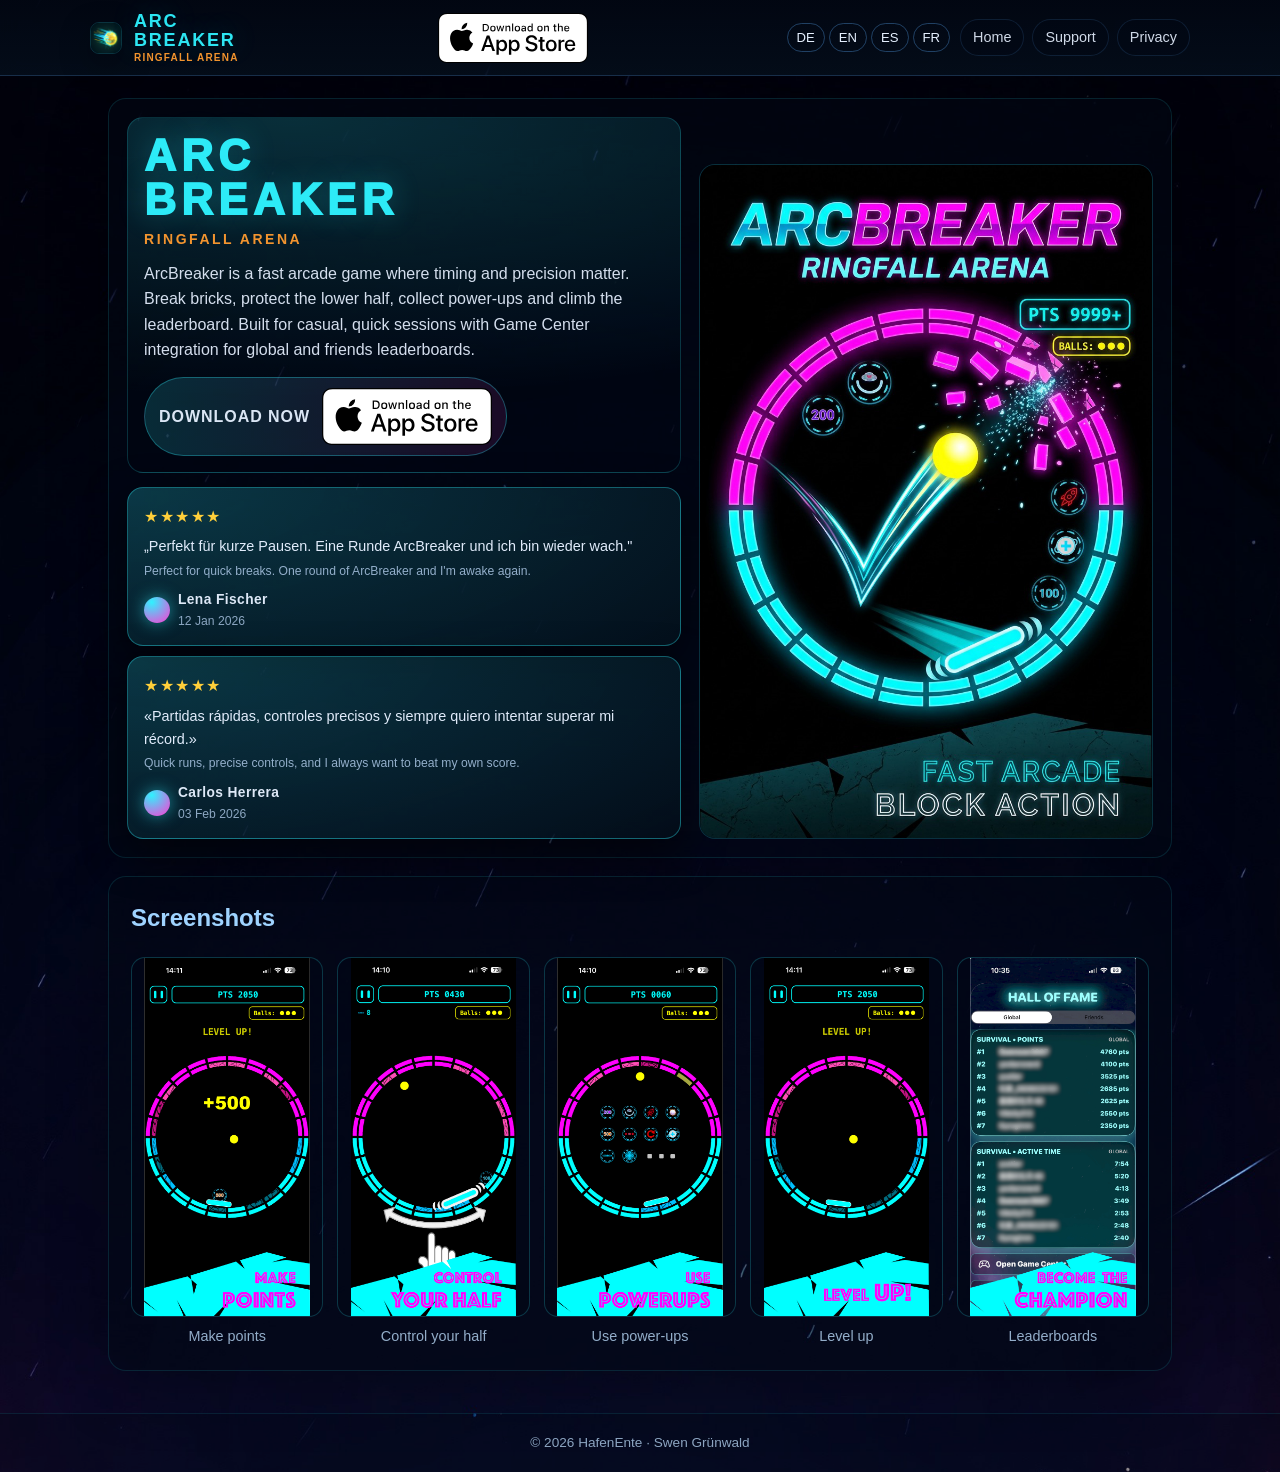
<file: index.html>
<!DOCTYPE html>
<html lang="en">
<head>
  <meta charset="UTF-8" />
  <title>ArcBreaker: Ringfall Arena</title>
  <meta name="viewport" content="width=device-width, initial-scale=1" />
  <meta name="description" content="ArcBreaker: Ringfall Arena — fast arcade block-breaking action for iPhone and iPad." />
  <link rel="stylesheet" href="/site/style.css" />
</head>
<body>

<header class="top">
  <div class="topbar">
    <a class="brand" href="/">
      <img class="appicon" src="/assets/App_icon_2.png" alt="ArcBreaker app icon" />
      <div class="brandtext">
        <div class="title">ARC</div>
        <div class="title">BREAKER</div>
        <div class="subtitle">RINGFALL ARENA</div>
      </div>
    </a>
    <a class="header-store-link"
       href="https://apps.apple.com/us/app/arcbreaker-ringfall-arena/id6757078402"
       target="_blank" rel="noopener">
      <img class="header-badge" src="/assets/Download_on_the_App_Store_Badge_US.svg" alt="Download on the App Store" />
    </a>
    <div class="nav-group">
      <div class="lang">
        <button onclick="setLang('de')">DE</button>
        <button onclick="setLang('en')">EN</button>
        <button onclick="setLang('es')">ES</button>
        <button onclick="setLang('fr')">FR</button>
      </div>
      <nav class="nav">
        <a class="navlink" href="/"         data-i18n="nav_home">Home</a>
        <a class="navlink" href="/support/" data-i18n="nav_support">Support</a>
        <a class="navlink" href="/privacy/" data-i18n="nav_privacy">Privacy</a>
      </nav>
    </div>
  </div>
</header>

<main>

  <section class="hero-section">

    <!-- LEFT: title card + reviews -->
    <div class="hero-left">
      <div class="hero-card">
        <div class="hero-title">
          <div class="hero-title-line">ARC</div>
          <div class="hero-title-line">BREAKER</div>
          <div class="hero-sub">RINGFALL ARENA</div>
        </div>
        <p class="hero-copy" id="heroCopy"></p>
        <div class="cta-row">
          <a class="primary"
             href="https://apps.apple.com/us/app/arcbreaker-ringfall-arena/id6757078402"
             target="_blank" rel="noopener">
            <span class="pill" data-i18n="download_now">Download now</span>
            <img class="badge" src="/assets/Download_on_the_App_Store_Badge_US.svg" alt="App Store" />
          </a>
        </div>
      </div>

      <!-- Reviews — height = content, no forced stretching -->
      <div class="reviews-strip" aria-label="Player reviews">

        <article class="review-card active">
          <div class="review-stars">★★★★★</div>
          <p class="review-text">„Perfekt für kurze Pausen. Eine Runde ArcBreaker und ich bin wieder wach."</p>
          <p class="review-text-en">Perfect for quick breaks. One round of ArcBreaker and I'm awake again.</p>
          <div class="review-footer">
            <div class="review-avatar"></div>
            <div class="review-meta">
              <span class="review-name">Lena Fischer</span>
              <span class="review-date">12 Jan 2026</span>
            </div>
          </div>
        </article>

        <article class="review-card">
          <div class="review-stars">★★★★★</div>
          <p class="review-text">«Partidas rápidas, controles precisos y siempre quiero intentar superar mi récord.»</p>
          <p class="review-text-en">Quick runs, precise controls, and I always want to beat my own score.</p>
          <div class="review-footer">
            <div class="review-avatar"></div>
            <div class="review-meta">
              <span class="review-name">Carlos Herrera</span>
              <span class="review-date">03 Feb 2026</span>
            </div>
          </div>
        </article>

        <article class="review-card">
          <div class="review-stars">★★★★★</div>
          <p class="review-text">«J'adore la sensation quand tout explose à l'écran, c'est super satisfaisant.»</p>
          <p class="review-text-en">Love the feeling when everything explodes on screen, it's super satisfying.</p>
          <div class="review-footer">
            <div class="review-avatar"></div>
            <div class="review-meta">
              <span class="review-name">Claire Dubois</span>
              <span class="review-date">21 Feb 2026</span>
            </div>
          </div>
        </article>

        <article class="review-card">
          <div class="review-stars">★★★★★</div>
          <p class="review-text">"Tight controls, no clutter, just pure arcade fun. Feels great on the train."</p>
          <p class="review-text-en">Tight controls, no clutter, just pure arcade fun. Feels great on the train.</p>
          <div class="review-footer">
            <div class="review-avatar"></div>
            <div class="review-meta">
              <span class="review-name">Daniel Brooks</span>
              <span class="review-date">05 Mar 2026</span>
            </div>
          </div>
        </article>

        <article class="review-card">
          <div class="review-stars">★★★★★</div>
          <p class="review-text">«Grafica bellissima e musica perfetta. È diventato il mio gioco da sera.»</p>
          <p class="review-text-en">Beautiful graphics and perfect music. It's become my go‑to evening game.</p>
          <div class="review-footer">
            <div class="review-avatar"></div>
            <div class="review-meta">
              <span class="review-name">Giulia Romano</span>
              <span class="review-date">14 Mar 2026</span>
            </div>
          </div>
        </article>

        <article class="review-card">
          <div class="review-stars">★★★★★</div>
          <p class="review-text">«Simples de entender, difícil de largar. Os power‑ups são muito divertidos.»</p>
          <p class="review-text-en">Simple to understand, hard to put down. The power‑ups are a lot of fun.</p>
          <div class="review-footer">
            <div class="review-avatar"></div>
            <div class="review-meta">
              <span class="review-name">Rafael Costa</span>
              <span class="review-date">19 Mar 2026</span>
            </div>
          </div>
        </article>

      </div><!-- /reviews-strip -->
    </div><!-- /hero-left -->

    <!-- RIGHT: poster capped in height -->
    <div class="hero-right">
      <img class="poster-image"
           src="/assets/advertisement_poster.jpg"
           alt="ArcBreaker promotional poster"
           loading="lazy" />
    </div>

  </section>

  <section id="screens">
    <h2 data-i18n="shots_title">Screenshots</h2>
    <div class="gallery">
      <figure>
        <img class="shot" src="/assets/MakePoints.jpg"      alt="Make points"       loading="lazy" />
        <figcaption data-i18n="cap_makepoints">Make points</figcaption>
      </figure>
      <figure>
        <img class="shot" src="/assets/ControlYourHalf.jpg" alt="Control your half" loading="lazy" />
        <figcaption data-i18n="cap_control">Control your half</figcaption>
      </figure>
      <figure>
        <img class="shot" src="/assets/Powerups.jpg"        alt="Use power-ups"     loading="lazy" />
        <figcaption data-i18n="cap_powerups">Use power-ups</figcaption>
      </figure>
      <figure>
        <img class="shot" src="/assets/LevelUp.jpg"         alt="Level up"          loading="lazy" />
        <figcaption data-i18n="cap_levelup">Level up</figcaption>
      </figure>
      <figure>
        <img class="shot" src="/assets/leaderboards.jpg"    alt="Leaderboards"      loading="lazy" />
        <figcaption data-i18n="cap_leaderboards">Leaderboards</figcaption>
      </figure>
    </div>
  </section>

</main>

<footer>© 2026 HafenEnte · Swen Grünwald</footer>

<script src="/site/lang.js"></script>

<script>
// Review rotator — 2 cards shown simultaneously on desktop, 1 on mobile
(function () {
  const cards = Array.from(document.querySelectorAll('.reviews-strip .review-card'));
  if (!cards.length) return;

  let index = 0;
  const desktop = () => window.matchMedia('(min-width: 900px)').matches;

  function applyActive() {
    cards.forEach(c => c.classList.remove('active'));
    cards[index % cards.length].classList.add('active');
    if (desktop()) {
      cards[(index + 1) % cards.length].classList.add('active');
    }
  }

  applyActive();
  setInterval(() => { index = (index + 1) % cards.length; applyActive(); }, 6000);
  window.addEventListener('resize', applyActive);
})();
</script>

</body>
</html>
</file>
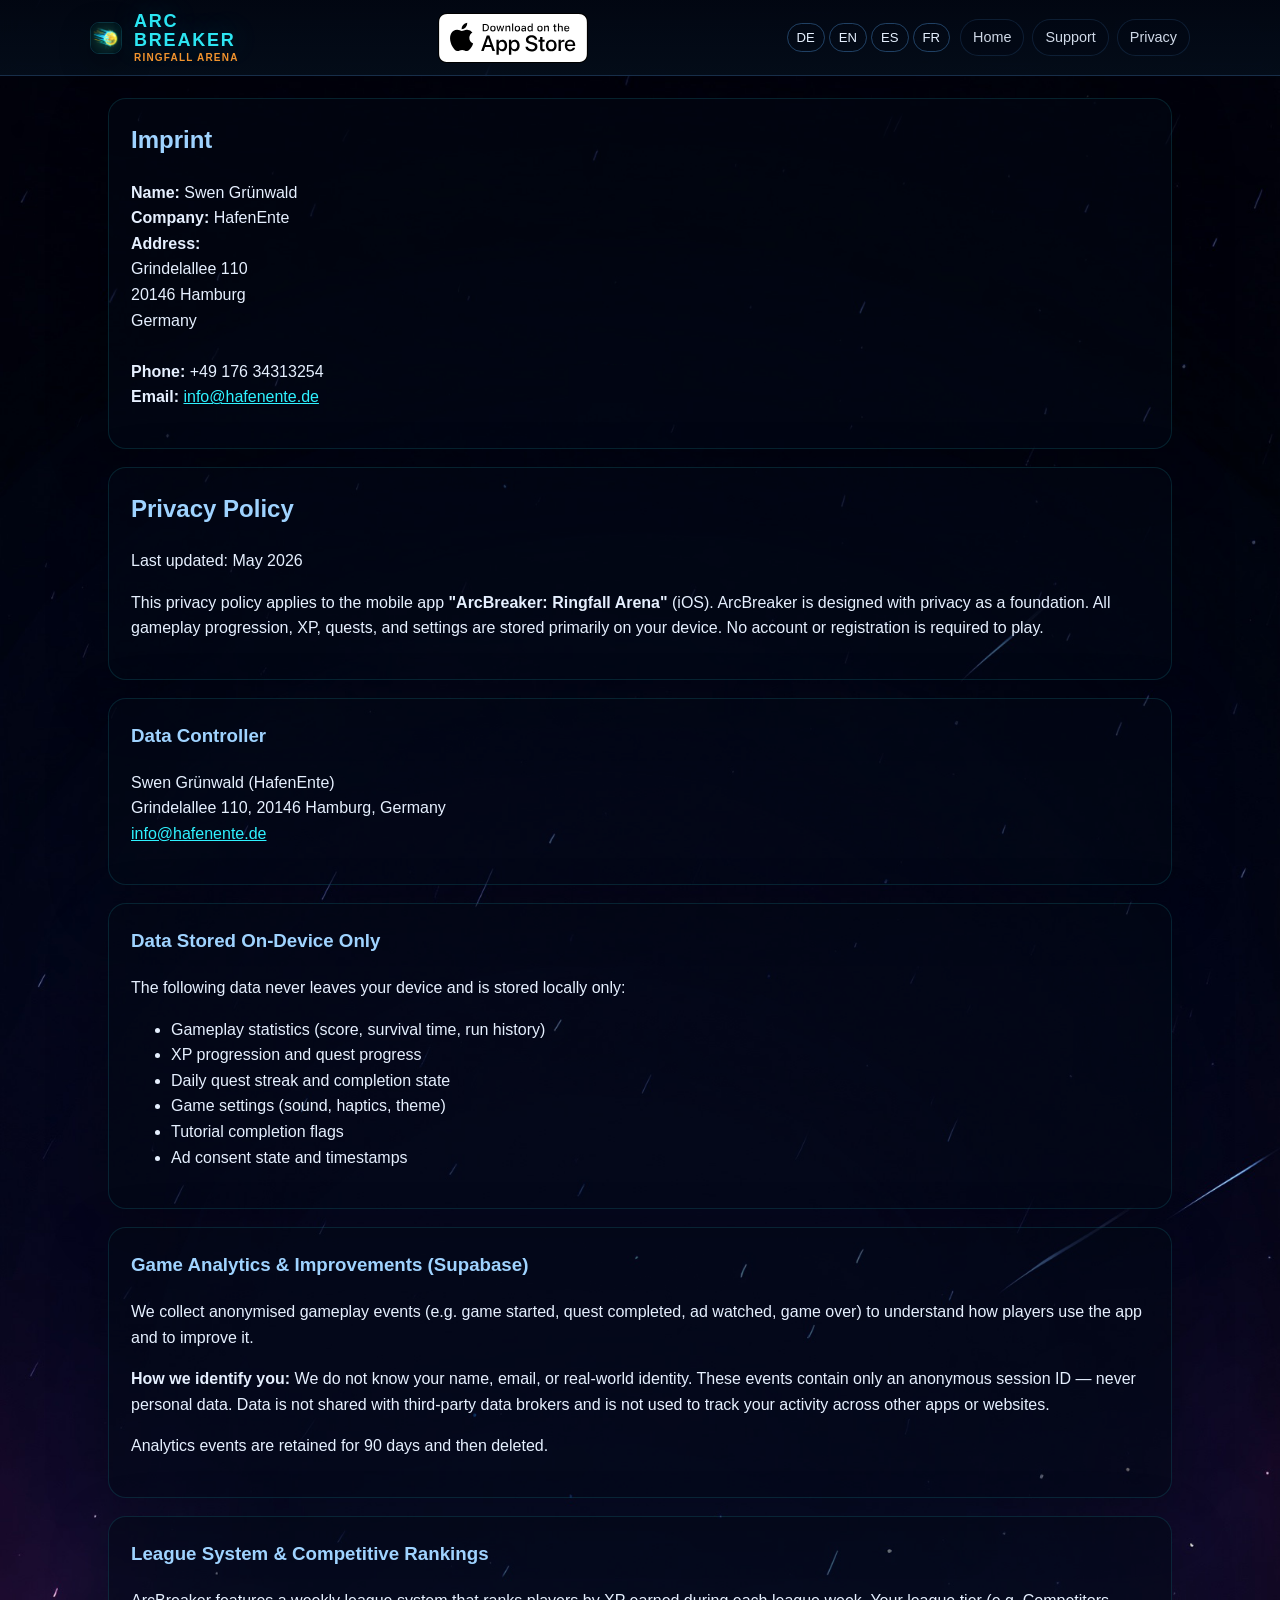
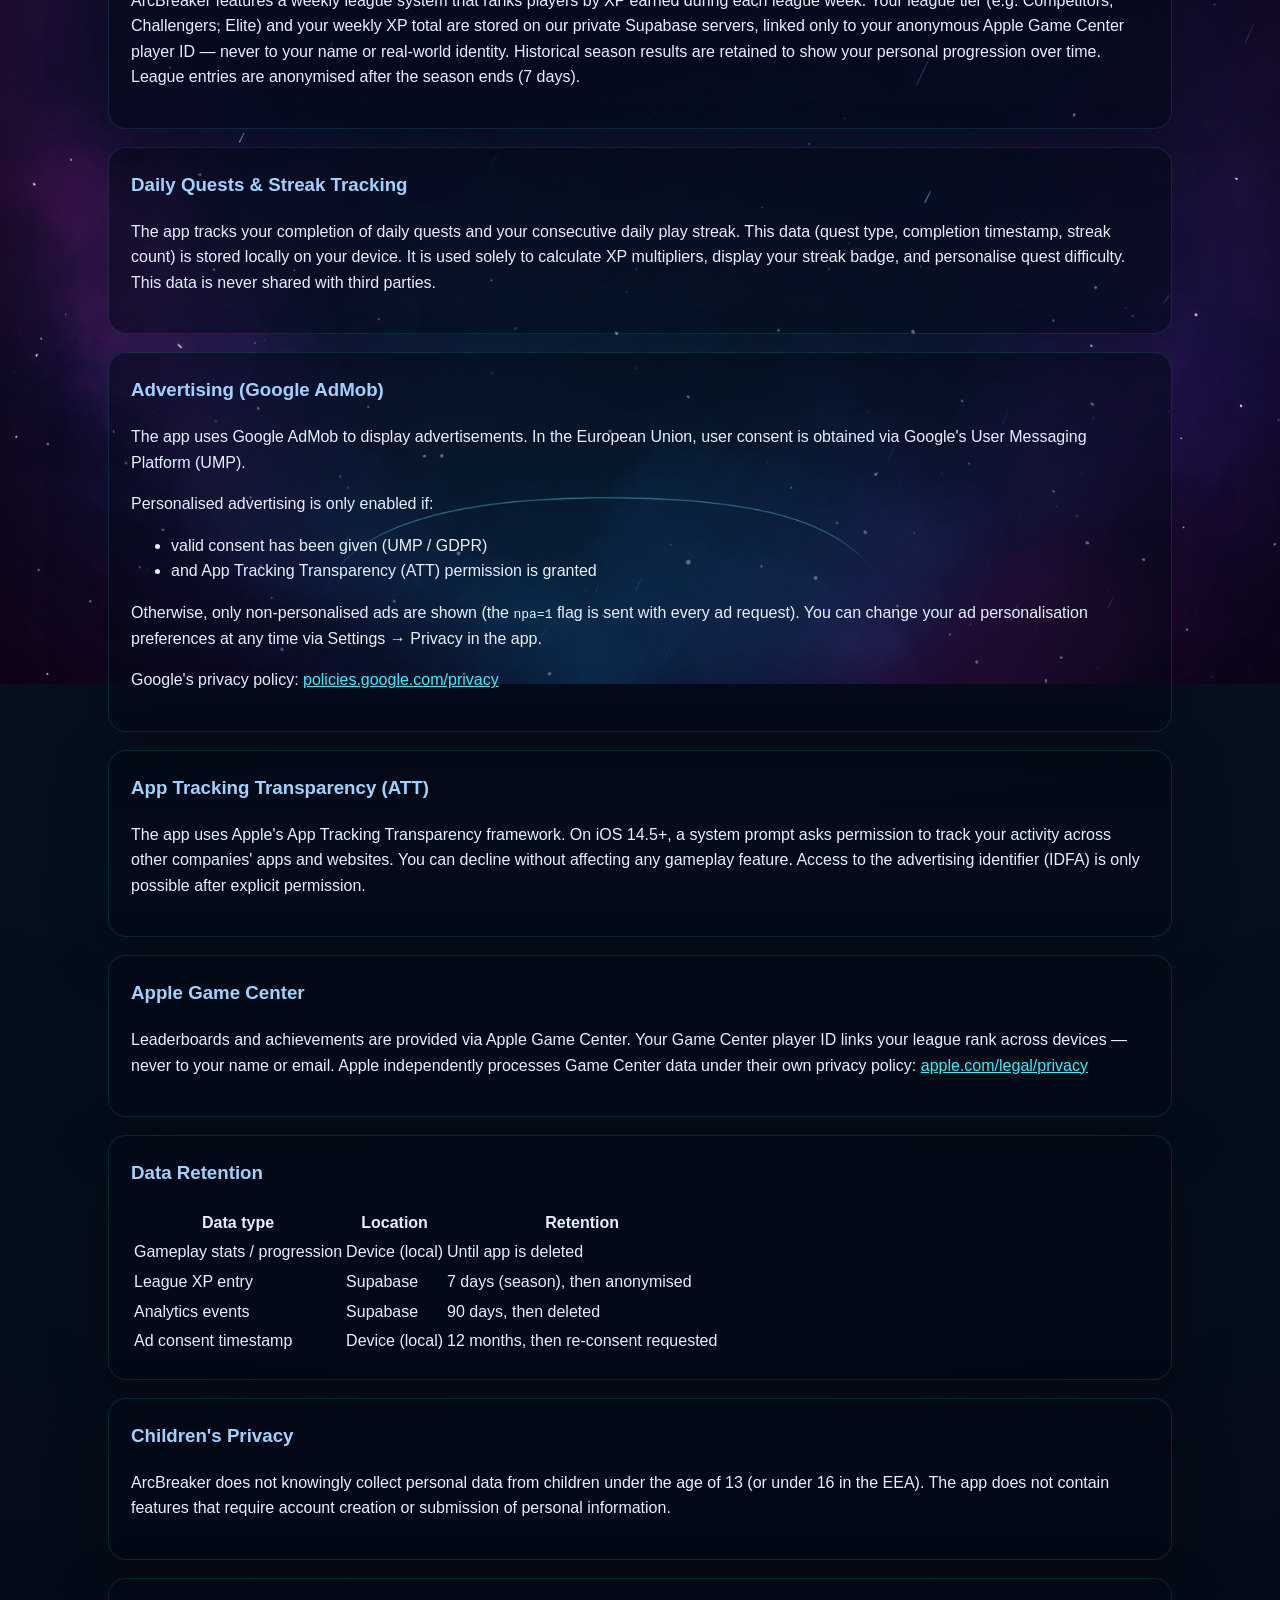
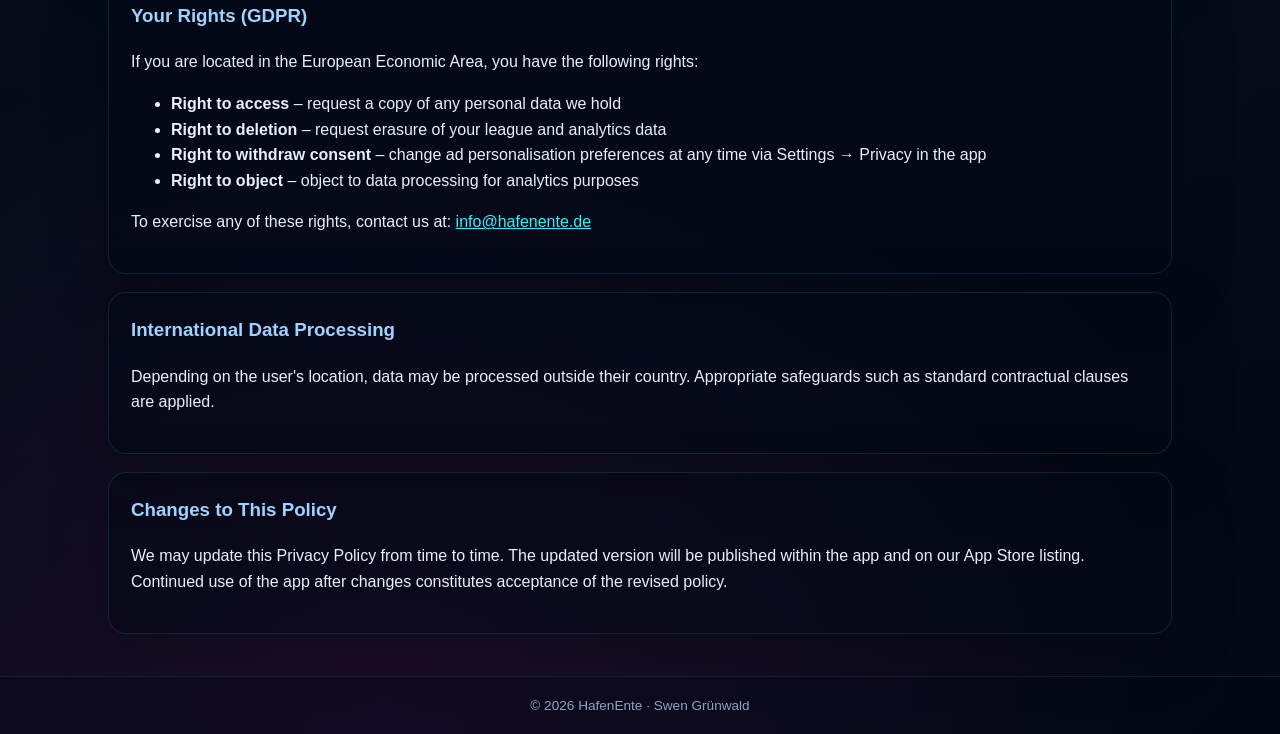
<file: privacy/index.html>
<!DOCTYPE html>
<html lang="en">
<head>
  <meta charset="UTF-8" />
  <title>ArcBreaker: Ringfall Arena – Privacy Policy</title>
  <meta name="viewport" content="width=device-width, initial-scale=1" />
  <meta name="description" content="Privacy Policy for ArcBreaker: Ringfall Arena." />
  <link rel="stylesheet" href="/site/style.css" />
</head>

<body>
<header class="top">
  <div class="topbar">
    <div class="brand">
      <img class="appicon" src="/assets/App_icon_2.png" alt="ArcBreaker app icon" />
      <div class="brandtext">
        <div class="title">ARC</div>
        <div class="title">BREAKER</div>
        <div class="subtitle">RINGFALL ARENA</div>
      </div>
    </div>

    <a class="header-store-link" href="https://apps.apple.com/us/app/arcbreaker-ringfall-arena/id6757078402" target="_blank" rel="noopener" aria-label="Download ArcBreaker on the App Store">
      <img class="header-badge" src="/assets/Download_on_the_App_Store_Badge_US.svg" alt="Download on the App Store" />
    </a>

    <div class="nav-group">
      <div class="lang" aria-label="Language">
        <button onclick="setLang('de')">DE</button>
        <button onclick="setLang('en')">EN</button>
        <button onclick="setLang('es')">ES</button>
        <button onclick="setLang('fr')">FR</button>
      </div>

      <nav class="nav">
        <a class="navlink" href="/" data-i18n="nav_home">Home</a>
        <a class="navlink" href="/support/" data-i18n="nav_support">Support</a>
        <a class="navlink" href="/privacy/" data-i18n="nav_privacy">Privacy</a>
      </nav>
    </div>
  </div>
</header>

<main id="content"></main>

<footer>
  © 2026 HafenEnte · Swen Grünwald
</footer>

<script>
const navLabels = {
  en: { nav_home: "Home", nav_support: "Support", nav_privacy: "Privacy" },
  de: { nav_home: "Start", nav_support: "Support", nav_privacy: "Datenschutz" },
  es: { nav_home: "Inicio", nav_support: "Soporte", nav_privacy: "Privacidad" },
  fr: { nav_home: "Accueil", nav_support: "Assistance", nav_privacy: "Confidentialité" },
};

const texts = {

de: `
<section>
<h2>Impressum</h2>
<p>
<strong>Name:</strong> Swen Grünwald<br>
<strong>Firmenname:</strong> HafenEnte<br>
<strong>Adresse:</strong><br>
Grindelallee 110<br>
20146 Hamburg<br>
Deutschland<br><br>
<strong>Telefon:</strong> +49 176 34313254<br>
<strong>E-Mail:</strong> <a href="mailto:info@hafenente.de">info@hafenente.de</a>
</p>
</section>

<section>
<h2>Datenschutzerklärung</h2>
<p>Zuletzt aktualisiert: Mai 2026</p>
<p>
Diese Datenschutzerklärung gilt für die mobile App
<strong>„ArcBreaker: Ringfall Arena"</strong> (iOS).
ArcBreaker wurde mit Datenschutz als Grundprinzip entwickelt.
Alle Spielfortschritte, XP, Quests und Einstellungen werden primär lokal auf Ihrem Gerät gespeichert.
Zum Spielen ist keine Registrierung oder Erstellung eines Kontos erforderlich.
</p>
</section>

<section>
<h3>Verantwortlicher</h3>
<p>
Swen Grünwald (HafenEnte)<br>
Grindelallee 110, 20146 Hamburg, Deutschland<br>
<a href="mailto:info@hafenente.de">info@hafenente.de</a>
</p>
</section>

<section>
<h3>Nur lokal gespeicherte Daten</h3>
<p>Die folgenden Daten verlassen Ihr Gerät niemals und werden ausschließlich lokal gespeichert:</p>
<ul>
<li>Spielstatistiken (Punkte, Überlebenszeit, Spielverlauf)</li>
<li>XP-Fortschritt und Quest-Fortschritt</li>
<li>Tägliche Quest-Strähne und Abschlussstatus</li>
<li>Spieleinstellungen (Ton, Haptik, Design)</li>
<li>Status abgeschlossener Tutorials</li>
<li>Einwilligungsstatus für Werbung und Zeitstempel</li>
</ul>
</section>

<section>
<h3>Spielanalyse &amp; Verbesserungen (Supabase)</h3>
<p>
Wir erfassen anonymisierte Spielereignisse (z. B. Spielstart, Quest abgeschlossen, Werbung angesehen,
Spielende), um zu verstehen, wie Spieler die App nutzen, und um sie zu verbessern.
</p>
<p>
<strong>Wie wir Sie identifizieren:</strong> Wir kennen weder Ihren Namen noch Ihre E-Mail-Adresse
noch Ihre reale Identität. Diese Ereignisse enthalten ausschließlich eine anonyme Sitzungs-ID —
niemals persönliche Daten. Daten werden nicht an Dritte oder Datenvermittler weitergegeben und
nicht dazu genutzt, Ihre Aktivitäten über andere Apps oder Websites hinweg zu verfolgen.
</p>
<p>Analyseereignisse werden 90 Tage lang gespeichert und anschließend gelöscht.</p>
</section>

<section>
<h3>Ligasystem &amp; Ranglisten</h3>
<p>
ArcBreaker verfügt über ein wöchentliches Ligasystem, das Spieler nach dem in der Ligawoche
verdienten XP bewertet. Ihre Liga-Stufe (z. B. Konkurrenten, Herausforderer, Elite) und Ihr
wöchentliches XP-Guthaben werden auf unseren privaten Supabase-Servern gespeichert — ausschließlich
verknüpft mit Ihrer anonymen Apple Game Center Spieler-ID, niemals mit Ihrem Namen oder Ihrer
realen Identität. Historische Saisonergebnisse werden zur Darstellung Ihres persönlichen Fortschritts
gespeichert. Liga-Einträge werden nach Ablauf der Saison (7 Tage) anonymisiert.
</p>
</section>

<section>
<h3>Tägliche Quests &amp; Streak-Verfolgung</h3>
<p>
Die App erfasst Ihre täglichen Quest-Abschlüsse sowie Ihre tägliche Spielserie (Streak).
Diese Daten (Quest-Typ, Abschlusszeitpunkt, Streak-Anzahl) werden lokal auf Ihrem Gerät gespeichert.
Sie dienen ausschließlich zur Berechnung von XP-Multiplikatoren, zur Anzeige Ihres Streak-Abzeichens
und zur Anpassung des Quest-Schwierigkeitsgrads. Diese Daten werden nicht an Dritte weitergegeben.
</p>
</section>

<section>
<h3>Werbung (Google AdMob)</h3>
<p>
Die App verwendet Google AdMob zur Anzeige von Werbung. In der Europäischen Union erfolgt die
Einholung der Einwilligung über die Google User Messaging Platform (UMP).
</p>
<p>Personalisierte Werbung wird nur angezeigt, wenn:</p>
<ul>
<li>eine gültige Einwilligung vorliegt (UMP / DSGVO)</li>
<li>und App Tracking Transparency (ATT) von Apple genehmigt wurde</li>
</ul>
<p>
Andernfalls werden ausschließlich nicht-personalisierte Anzeigen ausgeliefert
(das Flag <code>npa=1</code> wird mit jeder Anfrage gesendet).
Die Einwilligung kann jederzeit unter Einstellungen → Datenschutz in der App widerrufen werden.
</p>
<p>Datenschutzerklärung von Google: <a href="https://policies.google.com/privacy" target="_blank" rel="noopener">policies.google.com/privacy</a></p>
</section>

<section>
<h3>App Tracking Transparency (ATT)</h3>
<p>
Die App nutzt das Apple App Tracking Transparency Framework. Ab iOS 14.5 wird ein Systemdialog
angezeigt, der Sie um Erlaubnis bittet, Ihre Aktivitäten über Apps anderer Unternehmen hinweg zu
verfolgen. Sie können dies ablehnen, ohne dass Spielfunktionen beeinträchtigt werden.
Ein Zugriff auf die Werbe-ID (IDFA) erfolgt nur nach ausdrücklicher Zustimmung.
</p>
</section>

<section>
<h3>Apple Game Center</h3>
<p>
Für Bestenlisten und Erfolge wird Apple Game Center verwendet. Ihre Game Center Spieler-ID
verknüpft Ihren Liga-Rang geräteübergreifend — niemals mit Ihrem Namen oder Ihrer E-Mail-Adresse.
Apple verarbeitet Game Center-Daten eigenständig gemäß der Apple-Datenschutzrichtlinie:
<a href="https://www.apple.com/legal/privacy/" target="_blank" rel="noopener">apple.com/legal/privacy</a>
</p>
</section>

<section>
<h3>Datenspeicherung</h3>
<table>
<thead><tr><th>Datentyp</th><th>Speicherort</th><th>Aufbewahrung</th></tr></thead>
<tbody>
<tr><td>Spielstatistiken / Fortschritt</td><td>Gerät (lokal)</td><td>Bis zur Deinstallation</td></tr>
<tr><td>Liga-XP-Eintrag</td><td>Supabase</td><td>7 Tage (Saison), dann anonymisiert</td></tr>
<tr><td>Analyseereignisse</td><td>Supabase</td><td>90 Tage, dann gelöscht</td></tr>
<tr><td>Werbeeinwilligung (Zeitstempel)</td><td>Gerät (lokal)</td><td>12 Monate, dann erneute Anfrage</td></tr>
</tbody>
</table>
</section>

<section>
<h3>Datenschutz für Kinder</h3>
<p>
ArcBreaker erhebt wissentlich keine personenbezogenen Daten von Kindern unter 13 Jahren
(bzw. unter 16 Jahren im EWR). Die App enthält keine Funktionen, die die Erstellung eines
Kontos oder die Übermittlung personenbezogener Daten erfordern.
</p>
</section>

<section>
<h3>Ihre Rechte (DSGVO)</h3>
<p>Wenn Sie sich im Europäischen Wirtschaftsraum befinden, haben Sie folgende Rechte:</p>
<ul>
<li><strong>Auskunftsrecht</strong> – Kopie Ihrer gespeicherten Daten anfordern</li>
<li><strong>Recht auf Löschung</strong> – Löschung Ihrer Liga- und Analysedaten beantragen</li>
<li><strong>Widerrufsrecht</strong> – Werbeeinwilligung jederzeit in der App unter Einstellungen → Datenschutz ändern</li>
<li><strong>Widerspruchsrecht</strong> – Datenverarbeitung zu Analysezwecken widersprechen</li>
</ul>
<p>Zur Ausübung Ihrer Rechte kontaktieren Sie uns unter: <a href="mailto:info@hafenente.de">info@hafenente.de</a></p>
</section>

<section>
<h3>Internationale Datenverarbeitung</h3>
<p>
Je nach Standort des Nutzers kann eine Datenverarbeitung außerhalb des jeweiligen Landes erfolgen.
Dabei werden geeignete Schutzmaßnahmen (z. B. Standardvertragsklauseln) eingesetzt.
</p>
</section>

<section>
<h3>Änderungen dieser Datenschutzerklärung</h3>
<p>
Wir können diese Datenschutzerklärung von Zeit zu Zeit aktualisieren. Die aktualisierte Fassung
wird in der App und im App-Store-Eintrag veröffentlicht. Die weitere Nutzung der App nach
Änderungen gilt als Zustimmung zur überarbeiteten Fassung.
</p>
</section>
`,

en: `
<section>
<h2>Imprint</h2>
<p>
<strong>Name:</strong> Swen Grünwald<br>
<strong>Company:</strong> HafenEnte<br>
<strong>Address:</strong><br>
Grindelallee 110<br>
20146 Hamburg<br>
Germany<br><br>
<strong>Phone:</strong> +49 176 34313254<br>
<strong>Email:</strong> <a href="mailto:info@hafenente.de">info@hafenente.de</a>
</p>
</section>

<section>
<h2>Privacy Policy</h2>
<p>Last updated: May 2026</p>
<p>
This privacy policy applies to the mobile app
<strong>"ArcBreaker: Ringfall Arena"</strong> (iOS).
ArcBreaker is designed with privacy as a foundation. All gameplay progression, XP, quests, and
settings are stored primarily on your device. No account or registration is required to play.
</p>
</section>

<section>
<h3>Data Controller</h3>
<p>
Swen Grünwald (HafenEnte)<br>
Grindelallee 110, 20146 Hamburg, Germany<br>
<a href="mailto:info@hafenente.de">info@hafenente.de</a>
</p>
</section>

<section>
<h3>Data Stored On-Device Only</h3>
<p>The following data never leaves your device and is stored locally only:</p>
<ul>
<li>Gameplay statistics (score, survival time, run history)</li>
<li>XP progression and quest progress</li>
<li>Daily quest streak and completion state</li>
<li>Game settings (sound, haptics, theme)</li>
<li>Tutorial completion flags</li>
<li>Ad consent state and timestamps</li>
</ul>
</section>

<section>
<h3>Game Analytics &amp; Improvements (Supabase)</h3>
<p>
We collect anonymised gameplay events (e.g. game started, quest completed, ad watched, game over)
to understand how players use the app and to improve it.
</p>
<p>
<strong>How we identify you:</strong> We do not know your name, email, or real-world identity.
These events contain only an anonymous session ID — never personal data. Data is not shared with
third-party data brokers and is not used to track your activity across other apps or websites.
</p>
<p>Analytics events are retained for 90 days and then deleted.</p>
</section>

<section>
<h3>League System &amp; Competitive Rankings</h3>
<p>
ArcBreaker features a weekly league system that ranks players by XP earned during each league week.
Your league tier (e.g. Competitors, Challengers, Elite) and your weekly XP total are stored on our
private Supabase servers, linked only to your anonymous Apple Game Center player ID — never to your
name or real-world identity. Historical season results are retained to show your personal progression
over time. League entries are anonymised after the season ends (7 days).
</p>
</section>

<section>
<h3>Daily Quests &amp; Streak Tracking</h3>
<p>
The app tracks your completion of daily quests and your consecutive daily play streak.
This data (quest type, completion timestamp, streak count) is stored locally on your device.
It is used solely to calculate XP multipliers, display your streak badge, and personalise quest
difficulty. This data is never shared with third parties.
</p>
</section>

<section>
<h3>Advertising (Google AdMob)</h3>
<p>
The app uses Google AdMob to display advertisements. In the European Union, user consent is
obtained via Google's User Messaging Platform (UMP).
</p>
<p>Personalised advertising is only enabled if:</p>
<ul>
<li>valid consent has been given (UMP / GDPR)</li>
<li>and App Tracking Transparency (ATT) permission is granted</li>
</ul>
<p>
Otherwise, only non-personalised ads are shown (the <code>npa=1</code> flag is sent with every
ad request). You can change your ad personalisation preferences at any time via
Settings → Privacy in the app.
</p>
<p>Google's privacy policy: <a href="https://policies.google.com/privacy" target="_blank" rel="noopener">policies.google.com/privacy</a></p>
</section>

<section>
<h3>App Tracking Transparency (ATT)</h3>
<p>
The app uses Apple's App Tracking Transparency framework. On iOS 14.5+, a system prompt asks
permission to track your activity across other companies' apps and websites. You can decline
without affecting any gameplay feature. Access to the advertising identifier (IDFA) is only
possible after explicit permission.
</p>
</section>

<section>
<h3>Apple Game Center</h3>
<p>
Leaderboards and achievements are provided via Apple Game Center. Your Game Center player ID
links your league rank across devices — never to your name or email. Apple independently processes
Game Center data under their own privacy policy:
<a href="https://www.apple.com/legal/privacy/" target="_blank" rel="noopener">apple.com/legal/privacy</a>
</p>
</section>

<section>
<h3>Data Retention</h3>
<table>
<thead><tr><th>Data type</th><th>Location</th><th>Retention</th></tr></thead>
<tbody>
<tr><td>Gameplay stats / progression</td><td>Device (local)</td><td>Until app is deleted</td></tr>
<tr><td>League XP entry</td><td>Supabase</td><td>7 days (season), then anonymised</td></tr>
<tr><td>Analytics events</td><td>Supabase</td><td>90 days, then deleted</td></tr>
<tr><td>Ad consent timestamp</td><td>Device (local)</td><td>12 months, then re-consent requested</td></tr>
</tbody>
</table>
</section>

<section>
<h3>Children's Privacy</h3>
<p>
ArcBreaker does not knowingly collect personal data from children under the age of 13
(or under 16 in the EEA). The app does not contain features that require account creation
or submission of personal information.
</p>
</section>

<section>
<h3>Your Rights (GDPR)</h3>
<p>If you are located in the European Economic Area, you have the following rights:</p>
<ul>
<li><strong>Right to access</strong> – request a copy of any personal data we hold</li>
<li><strong>Right to deletion</strong> – request erasure of your league and analytics data</li>
<li><strong>Right to withdraw consent</strong> – change ad personalisation preferences at any time via Settings → Privacy in the app</li>
<li><strong>Right to object</strong> – object to data processing for analytics purposes</li>
</ul>
<p>To exercise any of these rights, contact us at: <a href="mailto:info@hafenente.de">info@hafenente.de</a></p>
</section>

<section>
<h3>International Data Processing</h3>
<p>
Depending on the user's location, data may be processed outside their country.
Appropriate safeguards such as standard contractual clauses are applied.
</p>
</section>

<section>
<h3>Changes to This Policy</h3>
<p>
We may update this Privacy Policy from time to time. The updated version will be published within
the app and on our App Store listing. Continued use of the app after changes constitutes acceptance
of the revised policy.
</p>
</section>
`,

es: `
<section>
<h2>Aviso Legal</h2>
<p>
<strong>Nombre:</strong> Swen Grünwald<br>
<strong>Empresa:</strong> HafenEnte<br>
<strong>Dirección:</strong><br>
Grindelallee 110<br>
20146 Hamburgo<br>
Alemania<br><br>
<strong>Teléfono:</strong> +49 176 34313254<br>
<strong>Correo electrónico:</strong> <a href="mailto:info@hafenente.de">info@hafenente.de</a>
</p>
</section>

<section>
<h2>Política de Privacidad</h2>
<p>Última actualización: mayo de 2026</p>
<p>
Esta política de privacidad se aplica a la aplicación móvil
<strong>"ArcBreaker: Ringfall Arena"</strong> (iOS).
ArcBreaker ha sido diseñado con la privacidad como principio fundamental. Todo el progreso de juego,
XP, misiones y configuración se almacena principalmente en tu dispositivo. No es necesario registrarse
ni crear una cuenta para jugar.
</p>
</section>

<section>
<h3>Responsable del Tratamiento</h3>
<p>
Swen Grünwald (HafenEnte)<br>
Grindelallee 110, 20146 Hamburgo, Alemania<br>
<a href="mailto:info@hafenente.de">info@hafenente.de</a>
</p>
</section>

<section>
<h3>Datos almacenados únicamente en el dispositivo</h3>
<p>Los siguientes datos nunca abandonan tu dispositivo y se almacenan localmente:</p>
<ul>
<li>Estadísticas de juego (puntuación, tiempo de supervivencia, historial de partidas)</li>
<li>Progreso de XP y avance en misiones</li>
<li>Racha de misiones diarias y estado de finalización</li>
<li>Ajustes del juego (sonido, vibración, tema)</li>
<li>Indicadores de finalización del tutorial</li>
<li>Estado del consentimiento publicitario y marcas de tiempo</li>
</ul>
</section>

<section>
<h3>Análisis del Juego y Mejoras (Supabase)</h3>
<p>
Recopilamos eventos de juego anonimizados (por ejemplo, inicio de partida, misión completada,
anuncio visto, fin de partida) para entender cómo los jugadores utilizan la aplicación y mejorarla.
</p>
<p>
<strong>Cómo te identificamos:</strong> No conocemos tu nombre, correo electrónico ni identidad real.
Estos eventos contienen únicamente un ID de sesión anónimo — nunca datos personales. Los datos no
se comparten con intermediarios de datos ni se utilizan para rastrear tu actividad en otras aplicaciones
o sitios web.
</p>
<p>Los eventos de analítica se conservan durante 90 días y luego se eliminan.</p>
</section>

<section>
<h3>Sistema de Ligas y Clasificaciones</h3>
<p>
ArcBreaker cuenta con un sistema de ligas semanal que clasifica a los jugadores según el XP
obtenido durante cada semana de liga. Tu nivel de liga (p. ej. Competidores, Retadores, Élite)
y tu XP semanal se almacenan en nuestros servidores privados de Supabase, vinculados únicamente
a tu ID de jugador anónimo de Apple Game Center — nunca a tu nombre ni a tu identidad real.
Los resultados históricos de temporada se conservan para mostrar tu progresión personal.
Las entradas de liga se anonimizan una vez finalizada la temporada (7 días).
</p>
</section>

<section>
<h3>Misiones Diarias y Seguimiento de Racha</h3>
<p>
La aplicación registra la finalización de tus misiones diarias y tu racha de juego consecutiva.
Estos datos (tipo de misión, marca de tiempo de finalización, recuento de racha) se almacenan
localmente en tu dispositivo. Se utilizan exclusivamente para calcular multiplicadores de XP,
mostrar tu insignia de racha y personalizar la dificultad de las misiones.
Estos datos nunca se comparten con terceros.
</p>
</section>

<section>
<h3>Publicidad (Google AdMob)</h3>
<p>
La aplicación utiliza Google AdMob para mostrar anuncios. En la Unión Europea, el consentimiento
se obtiene mediante la plataforma Google User Messaging Platform (UMP).
</p>
<p>La publicidad personalizada solo se muestra si:</p>
<ul>
<li>el usuario ha otorgado su consentimiento válido (UMP / RGPD)</li>
<li>y se ha autorizado App Tracking Transparency (ATT) de Apple</li>
</ul>
<p>
De lo contrario, solo se muestran anuncios no personalizados (se envía el parámetro
<code>npa=1</code> con cada solicitud). Puedes cambiar tus preferencias de personalización
publicitaria en cualquier momento en Ajustes → Privacidad de la aplicación.
</p>
<p>Política de privacidad de Google: <a href="https://policies.google.com/privacy" target="_blank" rel="noopener">policies.google.com/privacy</a></p>
</section>

<section>
<h3>App Tracking Transparency (ATT)</h3>
<p>
La aplicación utiliza el marco App Tracking Transparency de Apple. En iOS 14.5 y versiones
posteriores, aparece una solicitud del sistema que pide permiso para rastrear tu actividad en
aplicaciones de otras empresas. Puedes rechazarlo sin que ninguna función del juego se vea
afectada. El acceso al identificador publicitario (IDFA) solo se concede con consentimiento explícito.
</p>
</section>

<section>
<h3>Apple Game Center</h3>
<p>
Las clasificaciones y logros se proporcionan a través de Apple Game Center. Tu ID de jugador de
Game Center vincula tu rango de liga entre dispositivos — nunca a tu nombre ni correo electrónico.
Apple procesa los datos de Game Center de forma independiente:
<a href="https://www.apple.com/legal/privacy/" target="_blank" rel="noopener">apple.com/legal/privacy</a>
</p>
</section>

<section>
<h3>Conservación de datos</h3>
<table>
<thead><tr><th>Tipo de datos</th><th>Ubicación</th><th>Conservación</th></tr></thead>
<tbody>
<tr><td>Estadísticas / progreso</td><td>Dispositivo (local)</td><td>Hasta desinstalar la app</td></tr>
<tr><td>Entrada de XP de liga</td><td>Supabase</td><td>7 días (temporada), luego anonimizada</td></tr>
<tr><td>Eventos de analítica</td><td>Supabase</td><td>90 días, luego eliminados</td></tr>
<tr><td>Consentimiento publicitario</td><td>Dispositivo (local)</td><td>12 meses, luego nuevo consentimiento</td></tr>
</tbody>
</table>
</section>

<section>
<h3>Privacidad de menores</h3>
<p>
ArcBreaker no recopila deliberadamente datos personales de menores de 13 años
(ni de menores de 16 años en el EEE). La aplicación no contiene funciones que requieran
la creación de una cuenta ni el envío de datos personales.
</p>
</section>

<section>
<h3>Tus derechos (RGPD)</h3>
<p>Si te encuentras en el Espacio Económico Europeo, tienes los siguientes derechos:</p>
<ul>
<li><strong>Derecho de acceso</strong> – solicita una copia de los datos que conservamos</li>
<li><strong>Derecho de supresión</strong> – solicita la eliminación de tus datos de liga y analítica</li>
<li><strong>Derecho a retirar el consentimiento</strong> – cambia tus preferencias publicitarias en Ajustes → Privacidad</li>
<li><strong>Derecho de oposición</strong> – oponte al tratamiento de tus datos con fines analíticos</li>
</ul>
<p>Para ejercer cualquiera de estos derechos: <a href="mailto:info@hafenente.de">info@hafenente.de</a></p>
</section>

<section>
<h3>Tratamiento Internacional de Datos</h3>
<p>
Dependiendo de la ubicación del usuario, los datos pueden procesarse fuera de su país.
Se aplican salvaguardas adecuadas, como cláusulas contractuales estándar.
</p>
</section>

<section>
<h3>Cambios en esta política</h3>
<p>
Podemos actualizar esta Política de Privacidad periódicamente. La versión actualizada se publicará
dentro de la aplicación y en la ficha de App Store. El uso continuado de la aplicación tras
cualquier cambio implica la aceptación de la política revisada.
</p>
</section>
`,

fr: `
<section>
<h2>Mentions légales</h2>
<p>
<strong>Nom:</strong> Swen Grünwald<br>
<strong>Entreprise:</strong> HafenEnte<br>
<strong>Adresse:</strong><br>
Grindelallee 110<br>
20146 Hambourg<br>
Allemagne<br><br>
<strong>Téléphone:</strong> +49 176 34313254<br>
<strong>Email:</strong> <a href="mailto:info@hafenente.de">info@hafenente.de</a>
</p>
</section>

<section>
<h2>Politique de Confidentialité</h2>
<p>Dernière mise à jour : mai 2026</p>
<p>
Cette politique de confidentialité s'applique à l'application mobile
<strong>« ArcBreaker: Ringfall Arena »</strong> (iOS).
ArcBreaker a été conçu avec la confidentialité comme principe fondamental. L'ensemble de la
progression de jeu, des XP, des quêtes et des paramètres est stocké principalement sur votre
appareil. Aucun compte ni inscription n'est nécessaire pour jouer.
</p>
</section>

<section>
<h3>Responsable du traitement</h3>
<p>
Swen Grünwald (HafenEnte)<br>
Grindelallee 110, 20146 Hambourg, Allemagne<br>
<a href="mailto:info@hafenente.de">info@hafenente.de</a>
</p>
</section>

<section>
<h3>Données stockées uniquement sur l'appareil</h3>
<p>Les données suivantes ne quittent jamais votre appareil et sont stockées localement :</p>
<ul>
<li>Statistiques de jeu (score, temps de survie, historique des parties)</li>
<li>Progression XP et avancement des quêtes</li>
<li>Série de quêtes quotidiennes et état de complétion</li>
<li>Paramètres du jeu (son, retour haptique, thème)</li>
<li>Indicateurs de complétion du tutoriel</li>
<li>État du consentement publicitaire et horodatages</li>
</ul>
</section>

<section>
<h3>Analyses de Jeu et Améliorations (Supabase)</h3>
<p>
Nous collectons des événements de jeu anonymisés (ex. : début de partie, quête complétée,
publicité visionnée, fin de partie) afin de comprendre comment les joueurs utilisent
l'application et de l'améliorer.
</p>
<p>
<strong>Comment nous vous identifions :</strong> Nous ne connaissons ni votre nom, ni votre
e-mail, ni votre identité réelle. Ces événements contiennent uniquement un identifiant de
session anonyme — jamais de données personnelles. Les données ne sont pas partagées avec des
courtiers en données ni utilisées pour suivre votre activité sur d'autres applications ou sites web.
</p>
<p>Les événements analytiques sont conservés 90 jours puis supprimés.</p>
</section>

<section>
<h3>Système de Ligues et Classements</h3>
<p>
ArcBreaker propose un système de ligues hebdomadaire qui classe les joueurs en fonction de l'XP
accumulé au cours de chaque semaine. Votre niveau de ligue (p. ex. Compétiteurs, Challengers,
Élite) et votre total d'XP hebdomadaire sont stockés sur nos serveurs Supabase privés, associés
uniquement à votre identifiant de joueur anonyme Apple Game Center — jamais à votre nom ni à
votre identité réelle. Les résultats historiques des saisons sont conservés pour afficher votre
progression personnelle. Les entrées de ligue sont anonymisées à la fin de la saison (7 jours).
</p>
</section>

<section>
<h3>Quêtes Quotidiennes et Suivi des Séries</h3>
<p>
L'application enregistre la complétion de vos quêtes quotidiennes ainsi que votre série de jeu
consécutive. Ces données (type de quête, horodatage de complétion, nombre de jours consécutifs)
sont stockées localement sur votre appareil. Elles sont utilisées uniquement pour calculer les
multiplicateurs d'XP, afficher votre badge de série et personnaliser la difficulté des quêtes.
Ces données ne sont jamais partagées avec des tiers.
</p>
</section>

<section>
<h3>Publicité (Google AdMob)</h3>
<p>
L'application utilise Google AdMob pour afficher des publicités. Dans l'Union européenne,
le consentement est recueilli via Google User Messaging Platform (UMP).
</p>
<p>Les publicités personnalisées ne sont affichées que si :</p>
<ul>
<li>un consentement valide a été donné (UMP / RGPD)</li>
<li>et l'autorisation App Tracking Transparency (ATT) d'Apple est accordée</li>
</ul>
<p>
Sinon, seules des publicités non personnalisées sont affichées (le paramètre
<code>npa=1</code> est envoyé avec chaque requête). Vous pouvez modifier vos préférences
à tout moment via Paramètres → Confidentialité dans l'application.
</p>
<p>Politique de confidentialité de Google : <a href="https://policies.google.com/privacy" target="_blank" rel="noopener">policies.google.com/privacy</a></p>
</section>

<section>
<h3>App Tracking Transparency (ATT)</h3>
<p>
L'application utilise le framework App Tracking Transparency d'Apple. Sur iOS 14.5+, une invite
système vous demande l'autorisation de suivre votre activité dans les applications d'autres
entreprises. Vous pouvez refuser sans qu'aucune fonctionnalité de jeu ne soit affectée.
L'accès à l'identifiant publicitaire (IDFA) nécessite le consentement explicite.
</p>
</section>

<section>
<h3>Apple Game Center</h3>
<p>
Les classements et succès sont fournis via Apple Game Center. Votre identifiant Game Center
lie votre rang de ligue entre appareils — jamais à votre nom ni à votre e-mail. Apple traite
ces données de manière indépendante :
<a href="https://www.apple.com/legal/privacy/" target="_blank" rel="noopener">apple.com/legal/privacy</a>
</p>
</section>

<section>
<h3>Conservation des données</h3>
<table>
<thead><tr><th>Type de données</th><th>Emplacement</th><th>Conservation</th></tr></thead>
<tbody>
<tr><td>Statistiques / progression</td><td>Appareil (local)</td><td>Jusqu'à désinstallation</td></tr>
<tr><td>Entrée XP de ligue</td><td>Supabase</td><td>7 jours (saison), puis anonymisée</td></tr>
<tr><td>Événements analytiques</td><td>Supabase</td><td>90 jours, puis supprimés</td></tr>
<tr><td>Consentement publicitaire</td><td>Appareil (local)</td><td>12 mois, puis nouveau consentement</td></tr>
</tbody>
</table>
</section>

<section>
<h3>Confidentialité des enfants</h3>
<p>
ArcBreaker ne collecte pas sciemment de données personnelles concernant des enfants de moins
de 13 ans (ni de moins de 16 ans dans l'EEE). L'application ne contient aucune fonctionnalité
nécessitant la création d'un compte ou la transmission de données personnelles.
</p>
</section>

<section>
<h3>Vos droits (RGPD)</h3>
<p>Si vous résidez dans l'Espace économique européen, vous disposez des droits suivants :</p>
<ul>
<li><strong>Droit d'accès</strong> – demandez une copie des données que nous détenons</li>
<li><strong>Droit à l'effacement</strong> – demandez la suppression de vos données de ligue et d'analyse</li>
<li><strong>Droit de retrait du consentement</strong> – modifiez vos préférences publicitaires via Paramètres → Confidentialité</li>
<li><strong>Droit d'opposition</strong> – opposez-vous au traitement de vos données à des fins analytiques</li>
</ul>
<p>Pour exercer vos droits : <a href="mailto:info@hafenente.de">info@hafenente.de</a></p>
</section>

<section>
<h3>Traitement international des données</h3>
<p>
Selon la localisation de l'utilisateur, les données peuvent être traitées en dehors de son pays.
Des garanties appropriées, telles que des clauses contractuelles types, sont appliquées.
</p>
</section>

<section>
<h3>Modifications de cette politique</h3>
<p>
Nous pouvons mettre à jour cette Politique de Confidentialité de temps à autre. La version mise
à jour sera publiée dans l'application et sur la fiche App Store. La poursuite de l'utilisation
de l'application après toute modification vaut acceptation de la politique révisée.
</p>
</section>
`
};

function applyNav(lang) {
  const labels = navLabels[lang] || navLabels.en;
  document.querySelectorAll('[data-i18n]').forEach(el => {
    const key = el.getAttribute('data-i18n');
    if (labels[key]) el.textContent = labels[key];
  });
}

function detectLang() {
  const lang = navigator.language.slice(0,2);
  return texts[lang] ? lang : 'en';
}

function setLang(lang) {
  document.getElementById("content").innerHTML = texts[lang];
  document.documentElement.lang = lang;
  applyNav(lang);
}

setLang(detectLang());
</script>
</body>
</html>
</file>
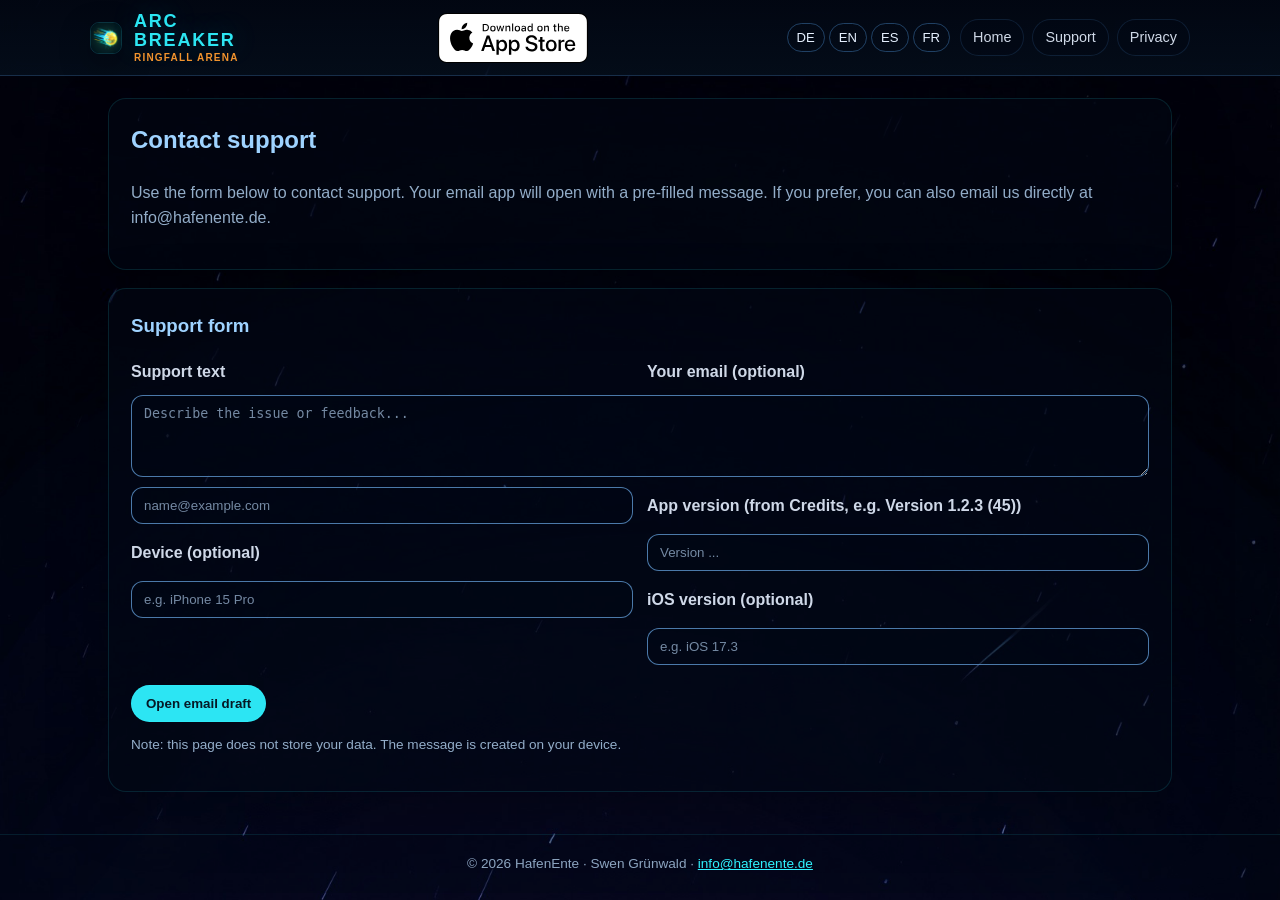
<file: support/index.html>
<!DOCTYPE html>
<html lang="en">
<head>
  <meta charset="UTF-8" />
  <title>Support — ArcBreaker: Ringfall Arena</title>
  <meta name="viewport" content="width=device-width, initial-scale=1" />
  <link rel="stylesheet" href="/site/style.css" />
</head>
<body>

<header class="top">
  <div class="topbar">
    <a class="brand" href="/">
      <img class="appicon" src="/assets/App_icon_2.png" alt="ArcBreaker app icon" />
      <div class="brandtext">
        <div class="title">ARC</div>
        <div class="title">BREAKER</div>
        <div class="subtitle">RINGFALL ARENA</div>
      </div>
    </a>
    <a class="header-store-link"
       href="https://apps.apple.com/us/app/arcbreaker-ringfall-arena/id6757078402"
       target="_blank" rel="noopener">
      <img class="header-badge" src="/assets/Download_on_the_App_Store_Badge_US.svg" alt="Download on the App Store" />
    </a>
    <div class="nav-group">
      <div class="lang">
        <button onclick="setLang('de')">DE</button>
        <button onclick="setLang('en')">EN</button>
        <button onclick="setLang('es')">ES</button>
        <button onclick="setLang('fr')">FR</button>
      </div>
      <nav class="nav">
        <a class="navlink" href="/"         data-i18n="nav_home">Home</a>
        <a class="navlink" href="/support/" data-i18n="nav_support">Support</a>
        <a class="navlink" href="/privacy/" data-i18n="nav_privacy">Privacy</a>
      </nav>
    </div>
  </div>
</header>

<main>
  <section>
    <h2 data-i18n="support_heading">Contact support</h2>
    <p class="muted" data-i18n="support_intro">Use the form below to contact support. Your email app will open with a pre-filled message. If you prefer, you can also email us directly at info@hafenente.de.</p>
  </section>

  <section>
    <h3 data-i18n="form_heading">Support form</h3>
    <div class="form">
      <label data-i18n="form_label_text">Support text</label>
      <label data-i18n="form_label_email">Your email (optional)</label>
      <textarea id="supportText" rows="4" placeholder="Describe the issue or feedback..."></textarea>
      <input id="userEmail" type="email" placeholder="name@example.com" />
      <label data-i18n="form_label_version">App version (from Credits, e.g. Version 1.2.3 (45))</label>
      <label data-i18n="form_label_device">Device (optional)</label>
      <input id="appVersion" placeholder="Version ..." />
      <input id="deviceName" placeholder="e.g. iPhone 15 Pro" />
      <label data-i18n="form_label_ios">iOS version (optional)</label>
      <div></div>
      <input id="iosVersion" placeholder="e.g. iOS 17.3" />
      <div></div>
      <button class="cta" data-i18n="form_button" onclick="openEmailDraft()">Open email draft</button>
    </div>
    <p class="muted" style="margin-top:12px; font-size:0.85rem;" data-i18n="form_note">Note: this page does not store your data. The message is created on your device.</p>
  </section>
</main>

<footer>© 2026 HafenEnte · Swen Grünwald · <a href="mailto:info@hafenente.de">info@hafenente.de</a></footer>

<script src="/site/lang.js"></script>

<script>
function openEmailDraft() {
  const text    = document.getElementById('supportText').value;
  const email   = document.getElementById('userEmail').value;
  const version = document.getElementById('appVersion').value;
  const device  = document.getElementById('deviceName').value;
  const ios     = document.getElementById('iosVersion').value;

  const body = [
    text,
    '',
    version ? 'App Version: ' + version : '',
    device  ? 'Device: '      + device  : '',
    ios     ? 'iOS: '         + ios     : '',
    email   ? 'Reply to: '    + email   : '',
  ].filter(Boolean).join('\n');

  window.location.href = 'mailto:info@hafenente.de'
    + '?subject=ArcBreaker%20Support'
    + '&body=' + encodeURIComponent(body);
}
</script>

</body>
</html>
</file>
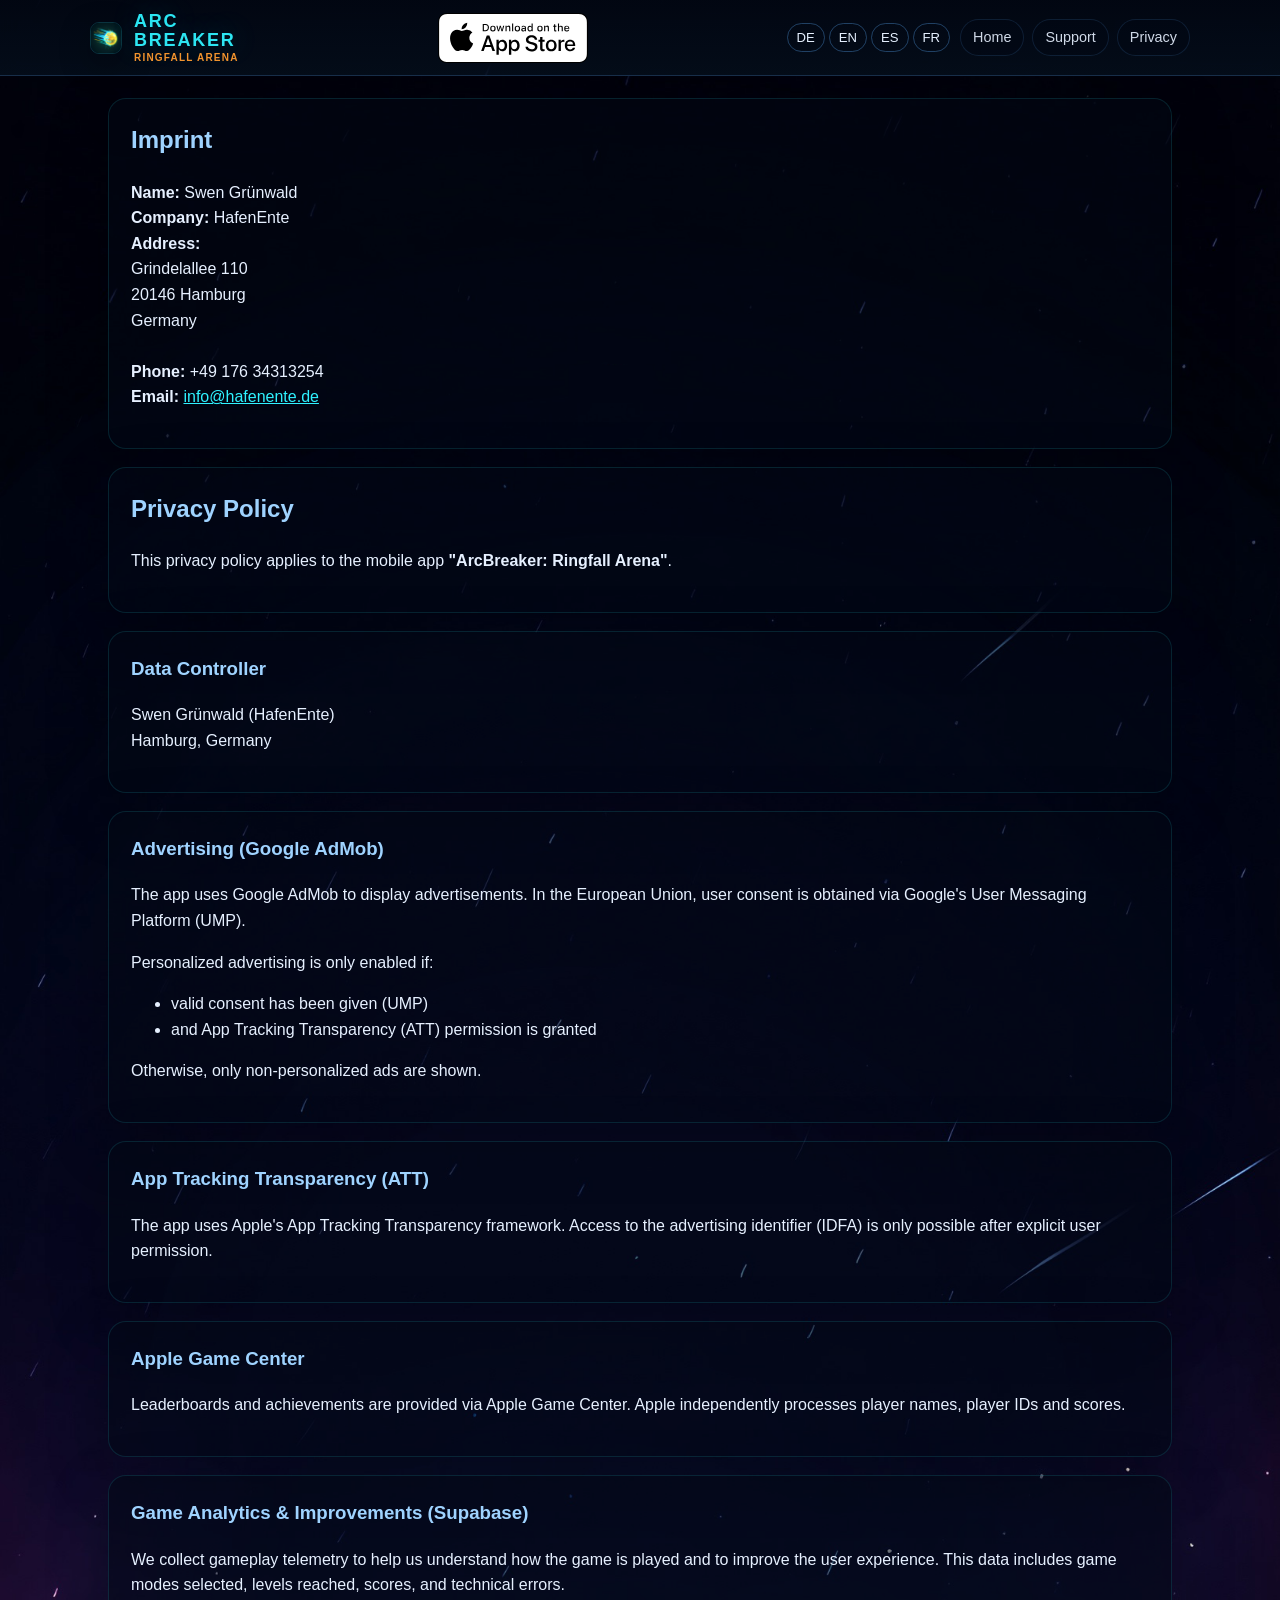
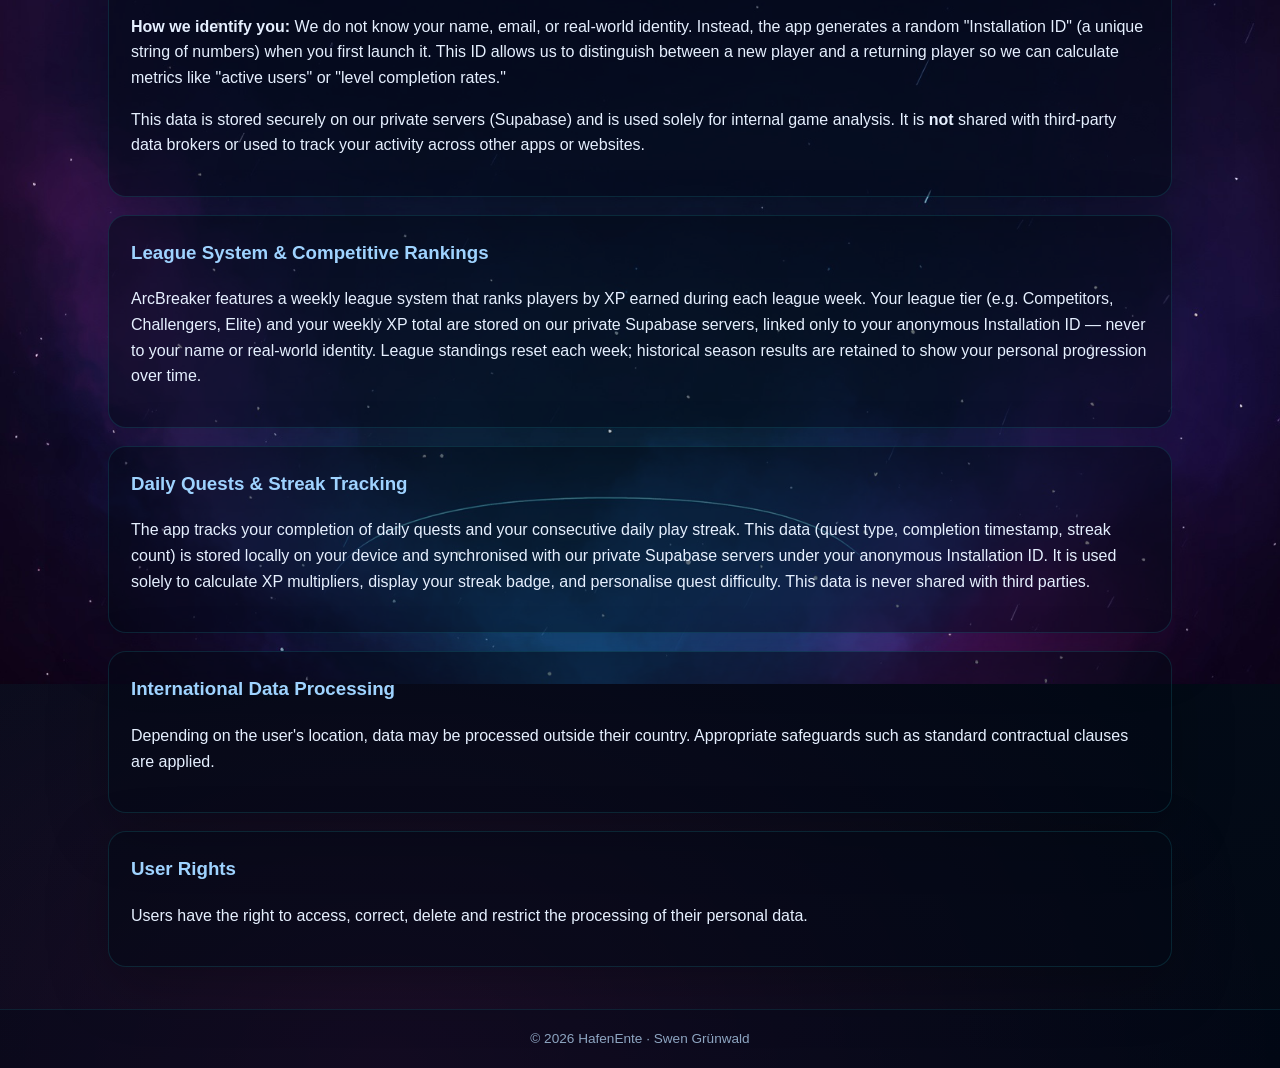
<file: privacy/XXX_old_index.html>
<!DOCTYPE html>
<html lang="en">
<head>
  <meta charset="UTF-8" />
  <title>ArcBreaker: Ringfall Arena – Privacy Policy</title>
  <meta name="viewport" content="width=device-width, initial-scale=1" />
  <meta name="description" content="Privacy Policy for ArcBreaker: Ringfall Arena." />
  <link rel="stylesheet" href="/site/style.css" />
</head>

<body>
<header class="top">
  <div class="topbar">
    <div class="brand">
      <img class="appicon" src="/assets/App_icon_2.png" alt="ArcBreaker app icon" />
      <div class="brandtext">
        <div class="title">ARC</div>
        <div class="title">BREAKER</div>
        <div class="subtitle">RINGFALL ARENA</div>
      </div>
    </div>

    <a class="header-store-link" href="https://apps.apple.com/us/app/arcbreaker-ringfall-arena/id6757078402" target="_blank" rel="noopener" aria-label="Download ArcBreaker on the App Store">
      <img class="header-badge" src="/assets/Download_on_the_App_Store_Badge_US.svg" alt="Download on the App Store" />
    </a>

    <div class="nav-group">
      <div class="lang" aria-label="Language">
        <button onclick="setLang('de')">DE</button>
        <button onclick="setLang('en')">EN</button>
        <button onclick="setLang('es')">ES</button>
        <button onclick="setLang('fr')">FR</button>
      </div>

      <nav class="nav">
        <a class="navlink" href="/" data-i18n="nav_home">Home</a>
        <a class="navlink" href="/support/" data-i18n="nav_support">Support</a>
        <a class="navlink" href="/privacy/" data-i18n="nav_privacy">Privacy</a>
      </nav>
    </div>
  </div>
</header>

<main id="content"></main>

<footer>
  © 2026 HafenEnte · Swen Grünwald
</footer>

<script>
const navLabels = {
  en: { nav_home: "Home", nav_support: "Support", nav_privacy: "Privacy" },
  de: { nav_home: "Start", nav_support: "Support", nav_privacy: "Datenschutz" },
  es: { nav_home: "Inicio", nav_support: "Soporte", nav_privacy: "Privacidad" },
  fr: { nav_home: "Accueil", nav_support: "Assistance", nav_privacy: "Confidentialité" },
};

const texts = {

de: `
<section>
<h2>Impressum</h2>
<p>
<strong>Name:</strong> Swen Grünwald<br>
<strong>Firmenname:</strong> HafenEnte<br>
<strong>Adresse:</strong><br>
Grindelallee 110<br>
20146 Hamburg<br>
Deutschland<br><br>
<strong>Telefon:</strong> +49 176 34313254<br>
<strong>E-Mail:</strong> <a href="mailto:info@hafenente.de">info@hafenente.de</a>
</p>
</section>

<section>
<h2>Datenschutzerklärung</h2>
<p>
Diese Datenschutzerklärung gilt für die mobile App
<strong>„ArcBreaker: Ringfall Arena"</strong>.
</p>
</section>

<section>
<h3>Verantwortlicher</h3>
<p>
Swen Grünwald (HafenEnte)<br>
Hamburg, Deutschland
</p>
</section>

<section>
<h3>Werbung (Google AdMob)</h3>
<p>
Die App verwendet Google AdMob zur Anzeige von Werbung.
In der Europäischen Union erfolgt die Einholung der Einwilligung
über die Google User Messaging Platform (UMP).
</p>
<p>
Personalisierte Werbung wird nur angezeigt, wenn:
</p>
<ul>
<li>eine gültige Einwilligung vorliegt (UMP)</li>
<li>und App Tracking Transparency (ATT) von Apple genehmigt wurde</li>
</ul>
<p>
Andernfalls werden ausschließlich nicht-personalisierte Anzeigen angezeigt.
</p>
</section>

<section>
<h3>App Tracking Transparency (ATT)</h3>
<p>
Die App nutzt das Apple App Tracking Transparency Framework.
Ein Zugriff auf die Werbe-ID (IDFA) erfolgt nur nach ausdrücklicher Zustimmung.
</p>
</section>

<section>
<h3>Apple Game Center</h3>
<p>
Für Bestenlisten und Erfolge wird Apple Game Center verwendet.
Dabei verarbeitet Apple eigenständig Spielername, Spieler-ID und Spielstände.
</p>
</section>

<section>
<h3>Spielanalyse &amp; Verbesserungen (Supabase)</h3>
<p>
Wir erfassen Telemetriedaten zum Spielverlauf, um zu verstehen, wie das Spiel genutzt wird,
und um die Nutzererfahrung zu verbessern. Diese Daten umfassen gewählte Spielmodi,
erreichte Level, Punktzahlen und technische Fehler.
</p>
<p>
<strong>Wie wir Sie identifizieren:</strong> Wir kennen weder Ihren Namen, Ihre E-Mail-Adresse noch Ihre reale Identität.
Stattdessen generiert die App beim ersten Start eine zufällige „Installations-ID" (eine eindeutige Zeichenfolge).
Diese ID ermöglicht es uns, zwischen neuen und wiederkehrenden Spielern zu unterscheiden,
um Kennzahlen wie „aktive Nutzer" oder „Level-Abschlussraten" zu berechnen.
</p>
<p>
Diese Daten werden sicher auf unseren privaten Servern (Supabase) gespeichert und ausschließlich
für interne Spielanalysen verwendet. Sie werden <strong>nicht</strong> an Datenbroker weitergegeben
oder verwendet, um Ihre Aktivitäten über andere Apps oder Websites hinweg zu verfolgen.
</p>
</section>

<section>
<h3>Ligasystem &amp; Ranglisten</h3>
<p>
ArcBreaker verfügt über ein wöchentliches Ligasystem, das Spieler nach dem in der Ligawoche
verdienten XP bewertet. Ihre Liga-Stufe (z. B. Konkurrenten, Herausforderer, Elite) und Ihr
wöchentliches XP-Guthaben werden auf unseren privaten Supabase-Servern gespeichert und ausschließlich
Ihrer anonymen Installations-ID zugeordnet — niemals Ihrem Namen oder Ihrer realen Identität.
Die Ranglisten werden wöchentlich zurückgesetzt; historische Saisonergebnisse werden gespeichert,
um Ihren persönlichen Fortschritt im Zeitverlauf darzustellen.
</p>
</section>

<section>
<h3>Tägliche Quests &amp; Streak-Verfolgung</h3>
<p>
Die App erfasst Ihre täglichen Quest-Abschlüsse sowie Ihre tägliche Spielserie (Streak).
Diese Daten (Quest-Typ, Abschlusszeitpunkt, Streak-Anzahl) werden lokal auf Ihrem Gerät
gespeichert und unter Ihrer anonymen Installations-ID mit unseren privaten Supabase-Servern
synchronisiert. Sie dienen ausschließlich zur Berechnung von XP-Multiplikatoren, zur Anzeige
Ihres Streak-Abzeichens und zur Anpassung des Quest-Schwierigkeitsgrads. Diese Daten werden
nicht an Dritte weitergegeben.
</p>
</section>

<section>
<h3>Internationale Datenverarbeitung</h3>
<p>
Je nach Standort des Nutzers kann eine Datenverarbeitung außerhalb
des jeweiligen Landes erfolgen. Dabei werden geeignete Schutzmaßnahmen
(z. B. Standardvertragsklauseln) eingesetzt.
</p>
</section>

<section>
<h3>Rechte der Nutzer</h3>
<p>
Nutzer haben das Recht auf Auskunft, Berichtigung, Löschung sowie
Einschränkung der Verarbeitung ihrer personenbezogenen Daten.
</p>
</section>
`,

en: `
<section>
<h2>Imprint</h2>
<p>
<strong>Name:</strong> Swen Grünwald<br>
<strong>Company:</strong> HafenEnte<br>
<strong>Address:</strong><br>
Grindelallee 110<br>
20146 Hamburg<br>
Germany<br><br>
<strong>Phone:</strong> +49 176 34313254<br>
<strong>Email:</strong> <a href="mailto:info@hafenente.de">info@hafenente.de</a>
</p>
</section>

<section>
<h2>Privacy Policy</h2>
<p>
This privacy policy applies to the mobile app
<strong>"ArcBreaker: Ringfall Arena"</strong>.
</p>
</section>

<section>
<h3>Data Controller</h3>
<p>
Swen Grünwald (HafenEnte)<br>
Hamburg, Germany
</p>
</section>

<section>
<h3>Advertising (Google AdMob)</h3>
<p>
The app uses Google AdMob to display advertisements.
In the European Union, user consent is obtained via
Google's User Messaging Platform (UMP).
</p>
<p>
Personalized advertising is only enabled if:
</p>
<ul>
<li>valid consent has been given (UMP)</li>
<li>and App Tracking Transparency (ATT) permission is granted</li>
</ul>
<p>
Otherwise, only non-personalized ads are shown.
</p>
</section>

<section>
<h3>App Tracking Transparency (ATT)</h3>
<p>
The app uses Apple's App Tracking Transparency framework.
Access to the advertising identifier (IDFA) is only possible
after explicit user permission.
</p>
</section>

<section>
<h3>Apple Game Center</h3>
<p>
Leaderboards and achievements are provided via Apple Game Center.
Apple independently processes player names, player IDs and scores.
</p>
</section>

<section>
<h3>Game Analytics &amp; Improvements (Supabase)</h3>
<p>
We collect gameplay telemetry to help us understand how the game is played and to improve the user experience.
This data includes game modes selected, levels reached, scores, and technical errors.
</p>
<p>
<strong>How we identify you:</strong> We do not know your name, email, or real-world identity.
Instead, the app generates a random "Installation ID" (a unique string of numbers) when you first launch it.
This ID allows us to distinguish between a new player and a returning player so we can calculate metrics
like "active users" or "level completion rates."
</p>
<p>
This data is stored securely on our private servers (Supabase) and is used solely for internal game analysis.
It is <strong>not</strong> shared with third-party data brokers or used to track your activity across other apps or websites.
</p>
</section>

<section>
<h3>League System &amp; Competitive Rankings</h3>
<p>
ArcBreaker features a weekly league system that ranks players by XP earned during each league week.
Your league tier (e.g. Competitors, Challengers, Elite) and your weekly XP total are stored on our
private Supabase servers, linked only to your anonymous Installation ID — never to your name or
real-world identity. League standings reset each week; historical season results are retained to
show your personal progression over time.
</p>
</section>

<section>
<h3>Daily Quests &amp; Streak Tracking</h3>
<p>
The app tracks your completion of daily quests and your consecutive daily play streak.
This data (quest type, completion timestamp, streak count) is stored locally on your device
and synchronised with our private Supabase servers under your anonymous Installation ID.
It is used solely to calculate XP multipliers, display your streak badge, and personalise
quest difficulty. This data is never shared with third parties.
</p>
</section>

<section>
<h3>International Data Processing</h3>
<p>
Depending on the user's location, data may be processed outside
their country. Appropriate safeguards such as standard contractual
clauses are applied.
</p>
</section>

<section>
<h3>User Rights</h3>
<p>
Users have the right to access, correct, delete and restrict
the processing of their personal data.
</p>
</section>
`,

es: `
<section>
<h2>Aviso Legal</h2>
<p>
<strong>Nombre:</strong> Swen Grünwald<br>
<strong>Empresa:</strong> HafenEnte<br>
<strong>Dirección:</strong><br>
Grindelallee 110<br>
20146 Hamburgo<br>
Alemania<br><br>
<strong>Teléfono:</strong> +49 176 34313254<br>
<strong>Correo electrónico:</strong> <a href="mailto:info@hafenente.de">info@hafenente.de</a>
</p>
</section>

<section>
<h2>Política de Privacidad</h2>
<p>
Esta política de privacidad se aplica a la aplicación móvil
<strong>"ArcBreaker: Ringfall Arena"</strong>.
</p>
</section>

<section>
<h3>Responsable del Tratamiento</h3>
<p>
Swen Grünwald (HafenEnte)<br>
Hamburgo, Alemania
</p>
</section>

<section>
<h3>Publicidad (Google AdMob)</h3>
<p>
La aplicación utiliza Google AdMob para mostrar anuncios.
En la Unión Europea, el consentimiento se obtiene mediante
la plataforma Google User Messaging Platform (UMP).
</p>
<p>
La publicidad personalizada solo se muestra si:
</p>
<ul>
<li>el usuario ha otorgado su consentimiento</li>
<li>y se ha autorizado App Tracking Transparency (ATT)</li>
</ul>
<p>
De lo contrario, solo se muestran anuncios no personalizados.
</p>
</section>

<section>
<h3>App Tracking Transparency (ATT)</h3>
<p>
La aplicación utiliza el marco App Tracking Transparency de Apple.
El acceso al identificador publicitario (IDFA) solo se concede
con el consentimiento explícito del usuario.
</p>
</section>

<section>
<h3>Apple Game Center</h3>
<p>
Las clasificaciones y logros se proporcionan a través de Apple Game Center.
Apple procesa estos datos de forma independiente.
</p>
</section>

<section>
<h3>Análisis del Juego y Mejoras (Supabase)</h3>
<p>
Recopilamos telemetría del juego para entender cómo se juega y mejorar la experiencia del usuario.
Estos datos incluyen modos de juego seleccionados, niveles alcanzados, puntuaciones y errores técnicos.
</p>
<p>
<strong>Cómo le identificamos:</strong> No conocemos su nombre, correo electrónico ni identidad real.
En su lugar, la aplicación genera un "ID de Instalación" aleatorio (una cadena única de números) cuando la inicia por primera vez.
Este ID nos permite distinguir entre un jugador nuevo y uno recurrente para calcular métricas
como "usuarios activos" o "tasas de finalización de niveles".
</p>
<p>
Estos datos se almacenan de forma segura en nuestros servidores privados (Supabase) y se utilizan únicamente
para el análisis interno del juego. <strong>No</strong> se comparten con intermediarios de datos ni se utilizan
para rastrear su actividad en otras aplicaciones o sitios web.
</p>
</section>

<section>
<h3>Sistema de Ligas y Clasificaciones</h3>
<p>
ArcBreaker cuenta con un sistema de ligas semanal que clasifica a los jugadores según el XP
obtenido durante cada semana de liga. Su nivel de liga (p. ej. Competidores, Retadores, Élite)
y su XP semanal se almacenan en nuestros servidores privados de Supabase, vinculados únicamente
a su ID de instalación anónimo — nunca a su nombre ni a su identidad real.
Las clasificaciones se reinician cada semana; los resultados históricos de temporada se conservan
para mostrar su progresión personal a lo largo del tiempo.
</p>
</section>

<section>
<h3>Misiones Diarias y Seguimiento de Racha</h3>
<p>
La aplicación registra la finalización de sus misiones diarias y su racha de juego consecutiva.
Estos datos (tipo de misión, marca de tiempo de finalización, recuento de racha) se almacenan
localmente en su dispositivo y se sincronizan con nuestros servidores privados de Supabase bajo
su ID de instalación anónimo. Se utilizan exclusivamente para calcular multiplicadores de XP,
mostrar su insignia de racha y personalizar la dificultad de las misiones.
Estos datos nunca se comparten con terceros.
</p>
</section>

<section>
<h3>Tratamiento Internacional de Datos</h3>
<p>
Dependiendo de la ubicación del usuario, los datos pueden
procesarse fuera de su país. Se aplican salvaguardas adecuadas.
</p>
</section>

<section>
<h3>Derechos del Usuario</h3>
<p>
Los usuarios tienen derecho a acceder, corregir, eliminar y limitar
el tratamiento de sus datos personales.
</p>
</section>
`,

fr: `
<section>
<h2>Mentions légales</h2>
<p>
<strong>Nom:</strong> Swen Grünwald<br>
<strong>Entreprise:</strong> HafenEnte<br>
<strong>Adresse:</strong><br>
Grindelallee 110<br>
20146 Hambourg<br>
Allemagne<br><br>
<strong>Téléphone:</strong> +49 176 34313254<br>
<strong>Email:</strong> <a href="mailto:info@hafenente.de">info@hafenente.de</a>
</p>
</section>

<section>
<h2>Politique de confidentialité</h2>
<p>
Cette politique de confidentialité s'applique à l'application mobile
<strong>« ArcBreaker: Ringfall Arena »</strong>.
</p>
</section>

<section>
<h3>Responsable du traitement</h3>
<p>
Swen Grünwald (HafenEnte)<br>
Hambourg, Allemagne
</p>
</section>

<section>
<h3>Publicité (Google AdMob)</h3>
<p>
L'application utilise Google AdMob pour afficher des publicités.
Dans l'Union européenne, le consentement est recueilli via
Google User Messaging Platform (UMP).
</p>
<p>
Les publicités personnalisées ne sont affichées que si :
</p>
<ul>
<li>un consentement valide a été donné</li>
<li>et l'autorisation App Tracking Transparency (ATT) est accordée</li>
</ul>
<p>
Sinon, seules des publicités non personnalisées sont affichées.
</p>
</section>

<section>
<h3>App Tracking Transparency (ATT)</h3>
<p>
L'application utilise le framework App Tracking Transparency d'Apple.
L'accès à l'identifiant publicitaire (IDFA) nécessite le consentement explicite.
</p>
</section>

<section>
<h3>Apple Game Center</h3>
<p>
Les classements et succès sont fournis via Apple Game Center.
Apple traite ces données de manière indépendante.
</p>
</section>

<section>
<h3>Analyses de Jeu et Améliorations (Supabase)</h3>
<p>
Nous collectons des données de télémétrie pour comprendre comment le jeu est utilisé et améliorer l'expérience utilisateur.
Ces données incluent les modes de jeu sélectionnés, les niveaux atteints, les scores et les erreurs techniques.
</p>
<p>
<strong>Comment nous vous identifions :</strong> Nous ne connaissons ni votre nom, ni votre e-mail, ni votre identité réelle.
À la place, l'application génère un « ID d'installation » aléatoire (une chaîne unique de caractères) lors du premier lancement.
Cet ID nous permet de distinguer un nouveau joueur d'un joueur existant afin de calculer des métriques
telles que les « utilisateurs actifs » ou les « taux d'achèvement des niveaux ».
</p>
<p>
Ces données sont stockées de manière sécurisée sur nos serveurs privés (Supabase) et sont utilisées uniquement
pour l'analyse interne du jeu. Elles ne sont <strong>pas</strong> partagées avec des courtiers en données ni utilisées
pour suivre votre activité sur d'autres applications ou sites web.
</p>
</section>

<section>
<h3>Système de Ligues et Classements</h3>
<p>
ArcBreaker propose un système de ligues hebdomadaire qui classe les joueurs en fonction de l'XP
accumulé au cours de chaque semaine de ligue. Votre niveau de ligue (p. ex. Compétiteurs,
Challengers, Élite) et votre total d'XP hebdomadaire sont stockés sur nos serveurs Supabase privés,
associés uniquement à votre identifiant d'installation anonyme — jamais à votre nom ni à votre
identité réelle. Les classements sont réinitialisés chaque semaine ; les résultats historiques des
saisons sont conservés pour afficher votre progression personnelle au fil du temps.
</p>
</section>

<section>
<h3>Quêtes Quotidiennes et Suivi des Séries</h3>
<p>
L'application enregistre la complétion de vos quêtes quotidiennes ainsi que votre série de jeu
consécutive. Ces données (type de quête, horodatage de complétion, nombre de jours consécutifs)
sont stockées localement sur votre appareil et synchronisées avec nos serveurs Supabase privés
sous votre identifiant d'installation anonyme. Elles sont utilisées uniquement pour calculer les
multiplicateurs d'XP, afficher votre badge de série et personnaliser la difficulté des quêtes.
Ces données ne sont jamais partagées avec des tiers.
</p>
</section>

<section>
<h3>Traitement international des données</h3>
<p>
Selon la localisation de l'utilisateur, les données peuvent être
traitées en dehors de son pays. Des garanties appropriées sont appliquées.
</p>
</section>

<section>
<h3>Droits des utilisateurs</h3>
<p>
Les utilisateurs disposent d'un droit d'accès, de rectification,
de suppression et de limitation du traitement de leurs données personnelles.
</p>
</section>
`
};

function applyNav(lang) {
  const labels = navLabels[lang] || navLabels.en;
  document.querySelectorAll('[data-i18n]').forEach(el => {
    const key = el.getAttribute('data-i18n');
    if (labels[key]) el.textContent = labels[key];
  });
}

function detectLang() {
  const lang = navigator.language.slice(0,2);
  return texts[lang] ? lang : 'en';
}

function setLang(lang) {
  document.getElementById("content").innerHTML = texts[lang];
  document.documentElement.lang = lang;
  applyNav(lang);
}

setLang(detectLang());
</script>
</body>
</html>
</file>
<file: site/style.css>
/* ─── Variables ──────────────────────────────────────── */
:root {
  --bg-main: #020814;
  --text-main: #e6f0ff;
  --text-muted: #9bb6d3;
  --cyan: #2ff2ff;
  --magenta: #ff3bd4;
  --orange: #ff9b2f;
  --gold: #ffcf3a;
}

*, *::before, *::after { box-sizing: border-box; }

body {
  margin: 0;
  font-family: -apple-system, BlinkMacSystemFont, "Segoe UI", Roboto, sans-serif;
  background:
    url('/assets/ArcBreaker_main_background_2.png') center top / cover no-repeat fixed,
    radial-gradient(1000px 700px at 50% 0%, rgba(47,242,255,0.18), transparent),
    radial-gradient(900px 700px at 30% 100%, rgba(255,59,212,0.10), transparent),
    radial-gradient(circle at top, #0b1d2b, var(--bg-main));
  color: var(--text-main);
  line-height: 1.6;
}

a { color: var(--cyan); }
h2, h3 { color: #9fd3ff; margin-top: 0; }
figure { margin: 0; }

/* ─── Header ─────────────────────────────────────────── */
.top {
  padding: 12px 18px;
  background: linear-gradient(180deg, rgba(2,8,20,0.78), rgba(6,20,35,0.60));
  border-bottom: 1px solid rgba(31,59,92,0.75);
  position: sticky;
  top: 0;
  backdrop-filter: blur(10px);
  -webkit-backdrop-filter: blur(10px);
  z-index: 10;
}

.topbar {
  max-width: 1100px;
  margin: 0 auto;
  display: grid;
  grid-template-columns: auto 1fr auto;
  align-items: center;
  column-gap: 18px;
}

.brand { display: flex; gap: 12px; align-items: center; text-decoration: none; }

.appicon {
  width: 32px; height: 32px;
  border-radius: 9px;
  border: 1px solid rgba(47,242,255,0.18);
  box-shadow: 0 10px 30px rgba(0,0,0,0.35);
}

.brandtext { line-height: 1.05; }

.title {
  font-weight: 900; letter-spacing: 0.10em; font-size: 18px;
  color: rgba(47,242,255,0.95);
  text-shadow: 0 0 28px rgba(47,242,255,0.25);
}

.subtitle {
  margin-top: 3px; font-weight: 800; letter-spacing: 0.12em;
  font-size: 10px; color: rgba(255,155,47,0.95);
}

.header-store-link { display: flex; justify-content: center; text-decoration: none; }
.header-badge { width: 150px; height: auto; display: block; }

.nav-group {
  display: flex; flex-direction: row;
  gap: 10px; align-items: center; justify-content: flex-end;
}

.lang { display: inline-flex; gap: 4px; }

.lang button {
  background: transparent;
  border: 1px solid rgba(58,110,165,0.55);
  color: var(--text-main);
  padding: 6px 9px; border-radius: 999px;
  font-size: 0.82rem; cursor: pointer;
}
.lang button:hover { background: rgba(58,110,165,0.45); }

.nav { display: flex; gap: 8px; align-items: center; }

.navlink {
  color: var(--text-main); text-decoration: none;
  opacity: 0.9; padding: 6px 12px;
  border-radius: 999px;
  border: 1px solid rgba(58,110,165,0.25);
  background: rgba(2,8,20,0.22);
  font-size: 0.9rem; white-space: nowrap;
}
.navlink:hover { opacity: 1; border-color: rgba(47,242,255,0.30); }

/* ─── Main wrapper ───────────────────────────────────── */
main {
  max-width: 1100px;
  margin: 0 auto;
  padding: 22px 18px 24px;
}

section {
  background: rgba(2,8,20,0.55);
  border-radius: 18px;
  padding: 22px;
  margin-bottom: 18px;
  border: 1px solid rgba(47,242,255,0.12);
  box-shadow: 0 18px 60px rgba(0,0,0,0.25);
}

/* ─── Hero section ───────────────────────────────────── */
/*
  2-column grid. align-items: end so both columns share the same
  bottom edge. The left column (hero card + reviews) sizes by content.
  The right column (poster) is capped at the same height.
*/
.hero-section {
  background: rgba(2,8,20,0.55);
  border-radius: 18px;
  padding: 18px;
  margin-bottom: 18px;
  border: 1px solid rgba(47,242,255,0.12);
  box-shadow: 0 18px 60px rgba(0,0,0,0.25);

  display: grid;
  grid-template-columns: 1.1fr 0.9fr;
  gap: 18px;
  align-items: end;     /* bottom edges align */
}

.hero-left {
  display: flex;
  flex-direction: column;
  gap: 14px;
}

.hero-card {
  border-radius: 16px;
  border: 1px solid rgba(47,242,255,0.18);
  background: radial-gradient(900px 280px at 30% 0%, rgba(47,242,255,0.18), transparent),
              rgba(2,8,20,0.18);
  padding: 16px;
}

.hero-title { margin-bottom: 10px; }

.hero-title-line {
  font-weight: 950; letter-spacing: 0.12em;
  font-size: 44px; line-height: 1.0;
  color: rgba(47,242,255,0.96);
  text-shadow: 0 0 28px rgba(47,242,255,0.25);
}

.hero-sub {
  margin-top: 6px; font-weight: 900;
  letter-spacing: 0.18em; font-size: 14px;
  color: rgba(255,155,47,0.95);
}

.hero-copy { font-size: 1.0rem; color: rgba(230,240,255,0.92); margin: 0; }

.cta-row { margin-top: 14px; display: flex; gap: 12px; flex-wrap: wrap; align-items: center; }

.primary {
  display: inline-flex; gap: 12px; align-items: center;
  text-decoration: none; padding: 10px 14px;
  border-radius: 999px;
  border: 1px solid rgba(47,242,255,0.30);
  background: linear-gradient(90deg, rgba(47,242,255,0.16), rgba(255,59,212,0.10));
}
.primary:hover { border-color: rgba(255,59,212,0.35); }

.pill {
  font-weight: 900; letter-spacing: 0.06em;
  text-transform: uppercase; color: rgba(230,240,255,0.95);
}

.badge { width: 170px; height: auto; }

/* ─── Reviews strip ──────────────────────────────────── */
/*
  On desktop: flex column, cards size to their content, no stretching.
  Hidden cards take no space (display:none toggled by JS class).
  On mobile: same — block flow, natural height, no absolute stacking.
*/
/* ─── Reviews strip ──────────────────────────────────── */
.reviews-strip {
  display: flex;
  flex-direction: column;
  gap: 10px;
  /* no overflow:hidden — let cards breathe to full content height */
}

/* all cards hidden by default */
.review-card {
  display: none;
  border-radius: 16px;
  border: 1px solid rgba(47, 242, 255, 0.35);
  background: radial-gradient(800px 300px at 0% 0%,
              rgba(47, 242, 255, 0.22), rgba(2, 8, 20, 0.96));
  box-shadow: 0 14px 40px rgba(0, 0, 0, 0.55);
  padding: 16px 16px 14px;
  /* height is always auto — determined by content, no clipping */
  width: 100%;
  box-sizing: border-box;
  animation: fadeSlideIn 0.35s ease;
}

.review-card.active {
  display: block;
}

@keyframes fadeSlideIn {
  from { opacity: 0; transform: translateY(8px); }
  to   { opacity: 1; transform: translateY(0); }
}

.review-stars {
  font-size: 1.0rem; letter-spacing: 0.10em;
  color: var(--gold); margin-bottom: 6px;
}

.review-text { margin: 0 0 3px 0; font-size: 0.90rem; color: rgba(230,240,255,0.98); }

.review-text-en {
  margin: 0 0 8px 0; font-size: 0.76rem;
  color: rgba(155,182,211,0.95);
}

.review-footer { display: flex; align-items: center; gap: 8px; margin-top: 4px; }

.review-avatar {
  width: 26px; height: 26px; border-radius: 50%; flex-shrink: 0;
  background: radial-gradient(circle at 30% 20%, #2ff2ff, #ff3bd4);
  box-shadow: 0 0 16px rgba(47,242,255,0.5);
}

.review-meta { display: flex; flex-direction: column; gap: 1px; }

.review-name { font-weight: 700; font-size: 0.86rem; letter-spacing: 0.03em; color: rgba(230,240,255,0.96); }
.review-date { font-size: 0.76rem; color: rgba(155,182,211,0.90); }

/* ─── Hero right — poster ────────────────────────────── */
.hero-right {
  border-radius: 16px;
  border: 1px solid rgba(47,242,255,0.18);
  overflow: hidden;
  background: rgba(2,8,20,0.35);
  /* cap height so poster doesn't become enormous on wide screens */
  max-height: 680px;
}

.poster-image {
  display: block;
  width: 100%;
  height: 100%;
  max-height: 680px;
  object-fit: cover;
  object-position: top;
  border-radius: 14px;
}

/* ─── Screenshots ────────────────────────────────────── */
.gallery {
  display: grid;
  grid-template-columns: repeat(auto-fit, minmax(160px, 1fr));
  gap: 14px;
}

.shot {
  display: block;
  width: 100%;
  max-width: 220px;
  margin: 0 auto;
  height: auto;
  max-height: 360px;
  object-fit: contain;
  border-radius: 14px;
  border: 1px solid rgba(47,242,255,0.20);
  background: rgba(2,8,20,0.35);
}

figcaption {
  margin-top: 8px;
  color: rgba(155,182,211,0.95);
  font-size: 0.9rem;
  text-align: center;
}

/* ─── Forms ──────────────────────────────────────────── */
.muted { color: rgba(155,182,211,0.95); }

.form {
  display: grid;
  grid-template-columns: 1fr 1fr;
  gap: 10px 14px;
  align-items: center;
}

.form textarea   { grid-column: 1 / -1; }
.form button.cta { grid-column: 1 / -1; justify-self: flex-start; }

label { font-weight: 600; color: rgba(230,240,255,0.9); }

input,
textarea {
  width: 100%;
  box-sizing: border-box;
  padding: 10px 12px;
  border-radius: 12px;
  /* was rgba(58,110,165,0.35) — raised opacity significantly */
  border: 1px solid rgba(100, 160, 220, 0.75);
  background: rgba(2, 8, 20, 0.45);
  color: var(--text-main);
  outline: none;
  transition: border-color 0.2s ease;
}

input:focus,
textarea:focus {
  border-color: rgba(47, 242, 255, 0.80);
  box-shadow: 0 0 0 2px rgba(47, 242, 255, 0.12);
}

input::placeholder,
textarea::placeholder {
  color: rgba(155, 182, 211, 0.75);
}

.cta {
  display: inline-block; padding: 10px 14px;
  border-radius: 999px;
  background: rgba(47,242,255,0.95);
  color: rgba(2,8,20,0.92); text-decoration: none;
  font-weight: 800; border: 1px solid rgba(47,242,255,0.35);
  cursor: pointer;
}

/* ─── Footer ─────────────────────────────────────────── */
footer {
  text-align: center; padding: 18px;
  font-size: 0.85rem; color: rgba(155,182,211,0.9);
  background: rgba(2,8,20,0.35);
  border-top: 1px solid rgba(47,242,255,0.10);
}

/* ─── Responsive: support form ───────────────────────── */
@media (max-width: 700px) {
  .form { grid-template-columns: 1fr; }
}

/* ─── Responsive: mobile PORTRAIT ───────────────────── */
@media (max-width: 899px) and (orientation: portrait) {
  body { background-attachment: scroll; }

  .topbar { grid-template-columns: 1fr; row-gap: 10px; justify-items: center; }
  .header-badge { width: 140px; }
  .nav-group { flex-direction: column; align-items: center; gap: 8px; }
  .nav { justify-content: center; flex-wrap: wrap; }

  .hero-section { grid-template-columns: 1fr; align-items: start; }

  /* reviews: natural block flow, no height constraints */
  .reviews-strip {
    flex-direction: column;
    overflow: visible;   /* ensure no clipping */
  }

  .hero-right { max-height: 340px; }
  .hero-title-line { font-size: 36px; }
  .shot { max-width: 100%; max-height: 300px; }
  .gallery { grid-template-columns: repeat(auto-fit, minmax(140px, 1fr)); }
}

/* ─── Responsive: mobile LANDSCAPE ──────────────────── */
@media (max-width: 899px) and (orientation: landscape) {
  body { background-attachment: scroll; }

  .topbar { grid-template-columns: auto 1fr auto; column-gap: 12px; }
  .header-badge { width: 120px; }
  .nav-group { flex-direction: row; gap: 6px; justify-content: flex-end; }
  .lang button { padding: 5px 7px; font-size: 0.78rem; }
  .navlink { padding: 5px 9px; font-size: 0.82rem; }

  .hero-section { grid-template-columns: 1fr; align-items: start; }
  .hero-title-line { font-size: 30px; }
  .hero-right { max-height: 280px; }
}
</file>
